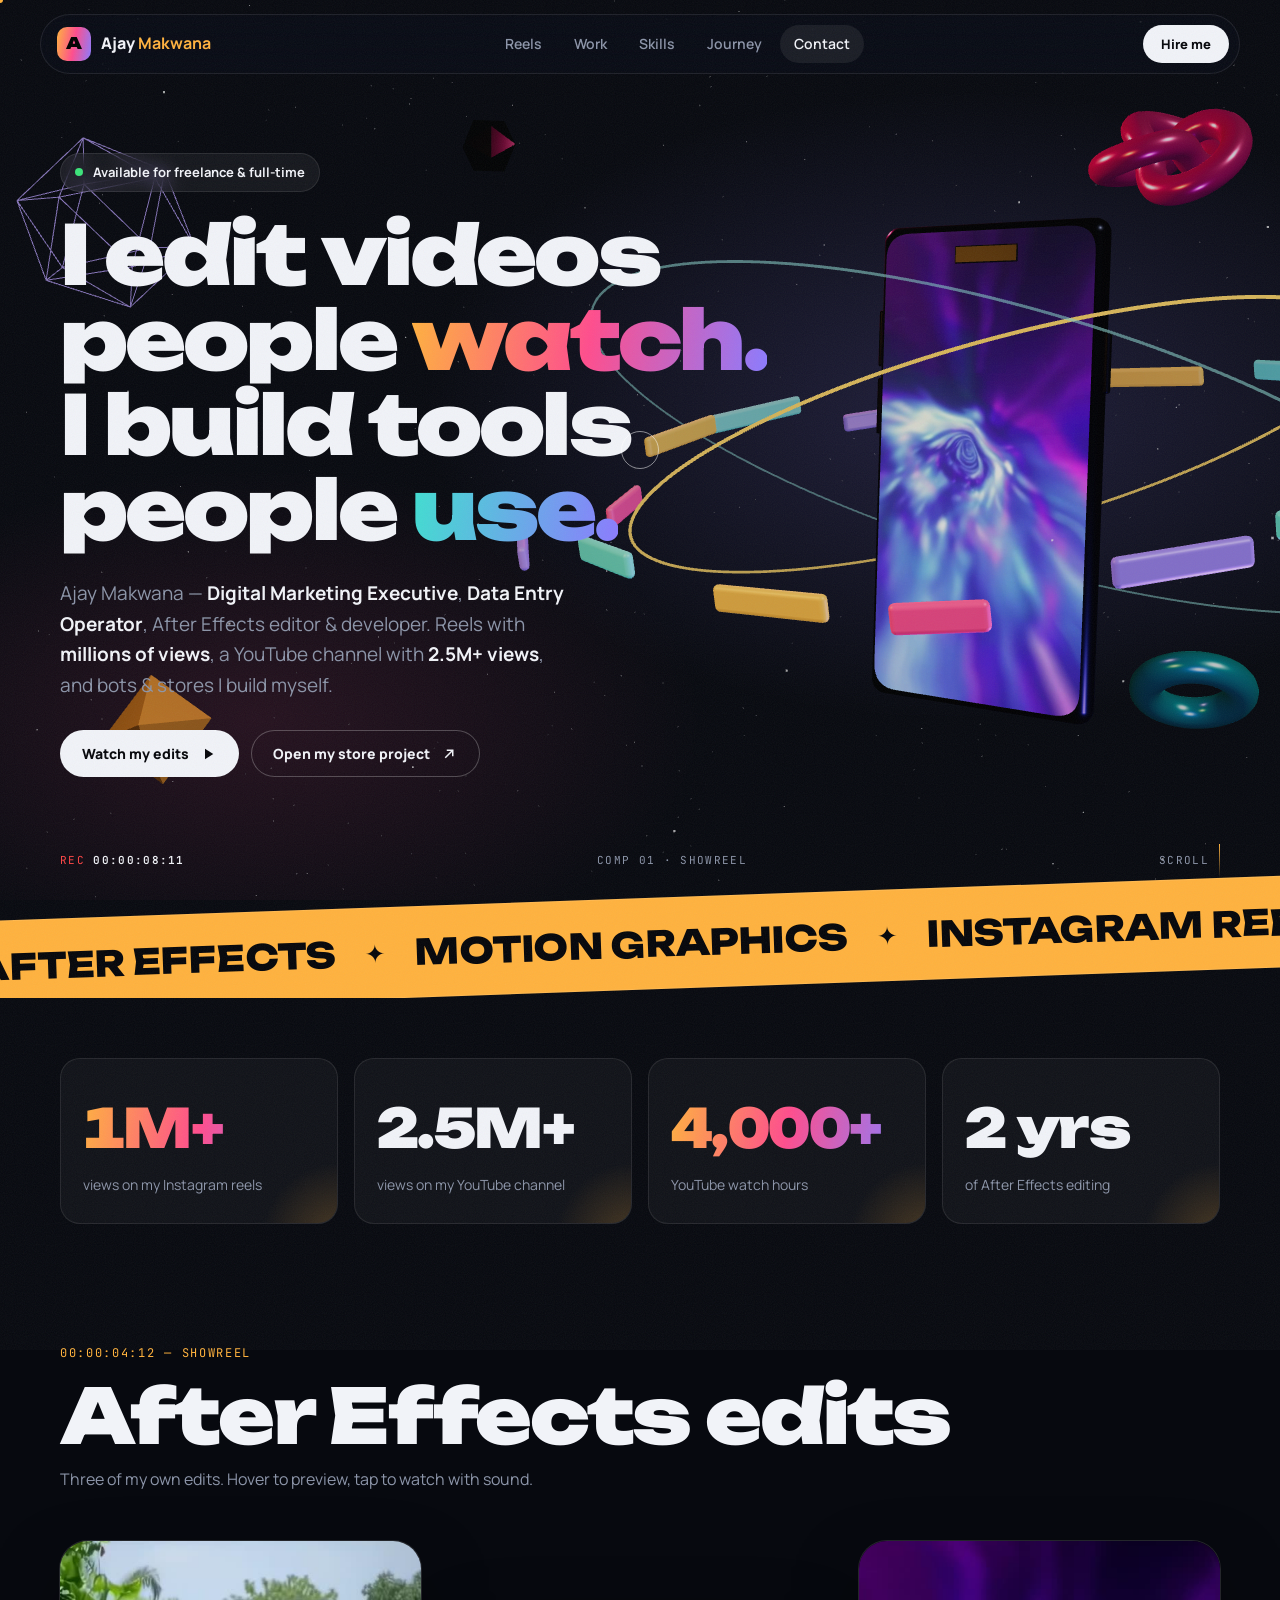
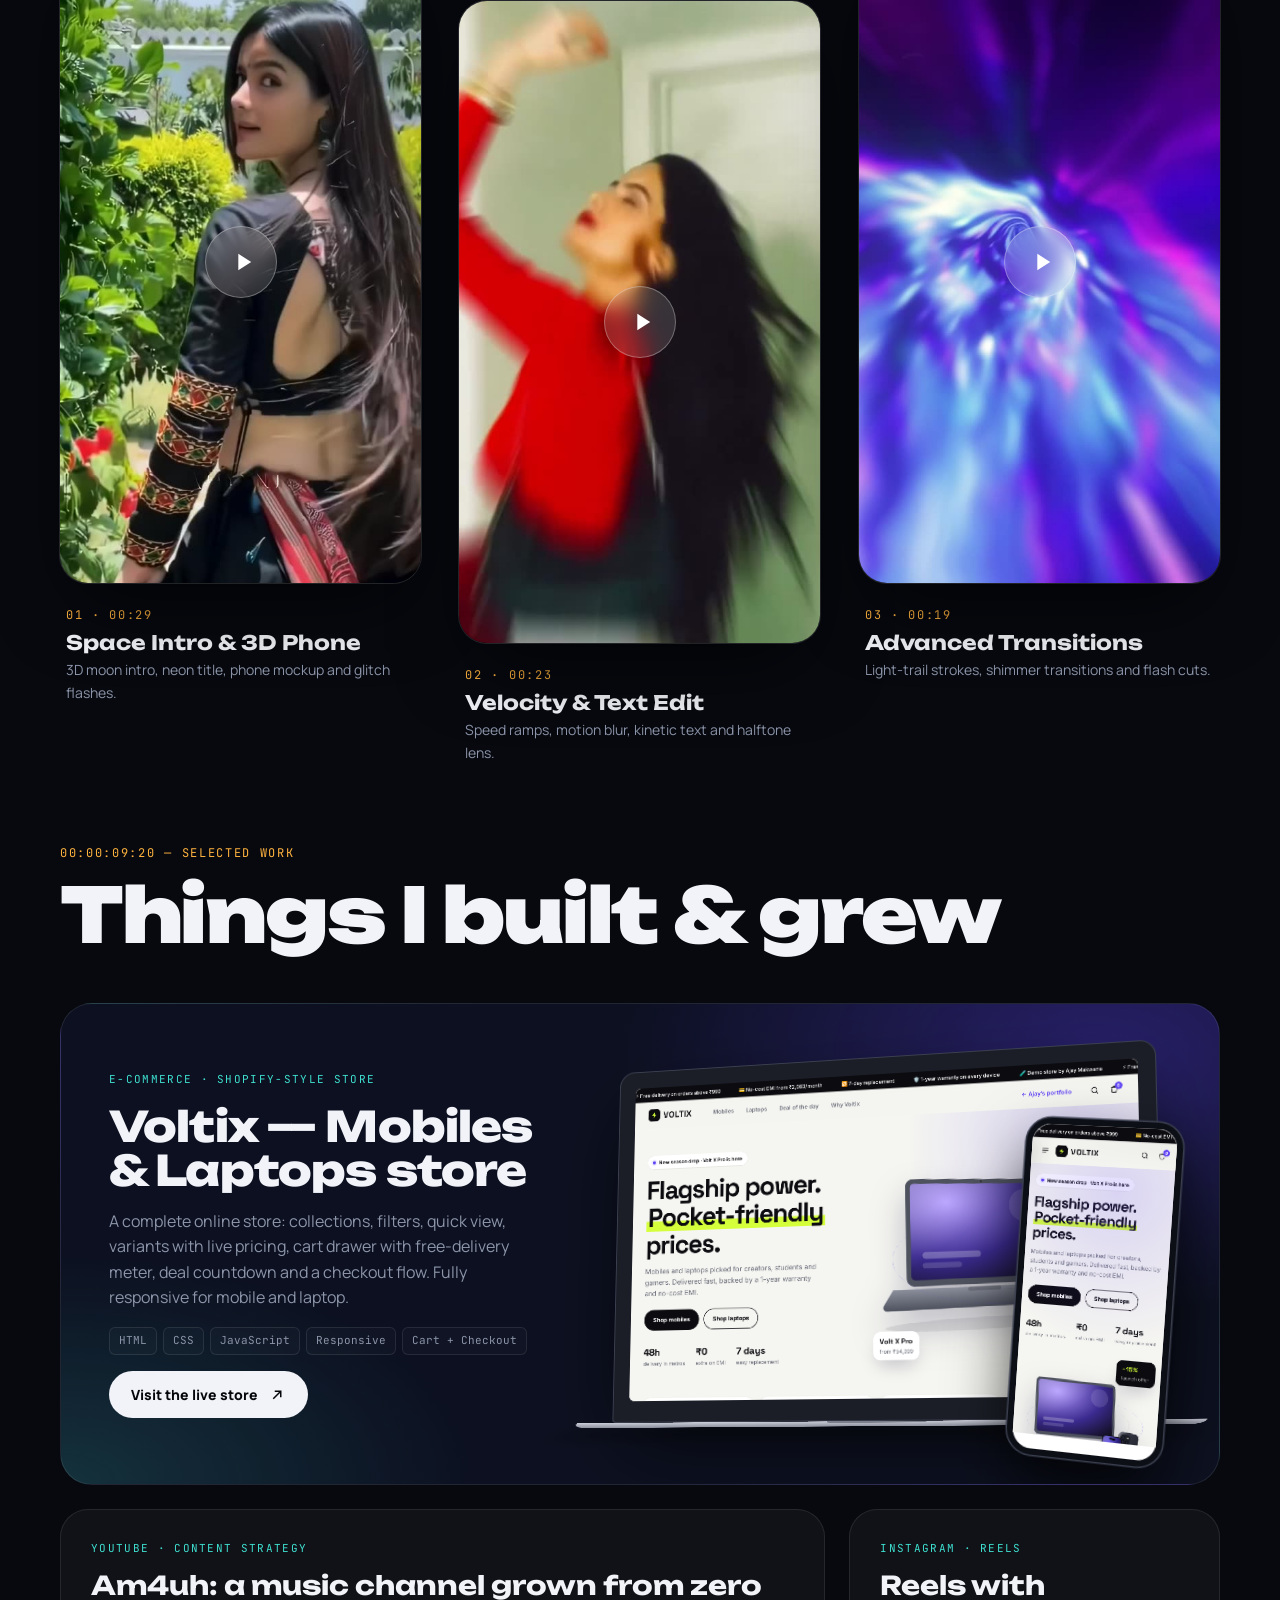
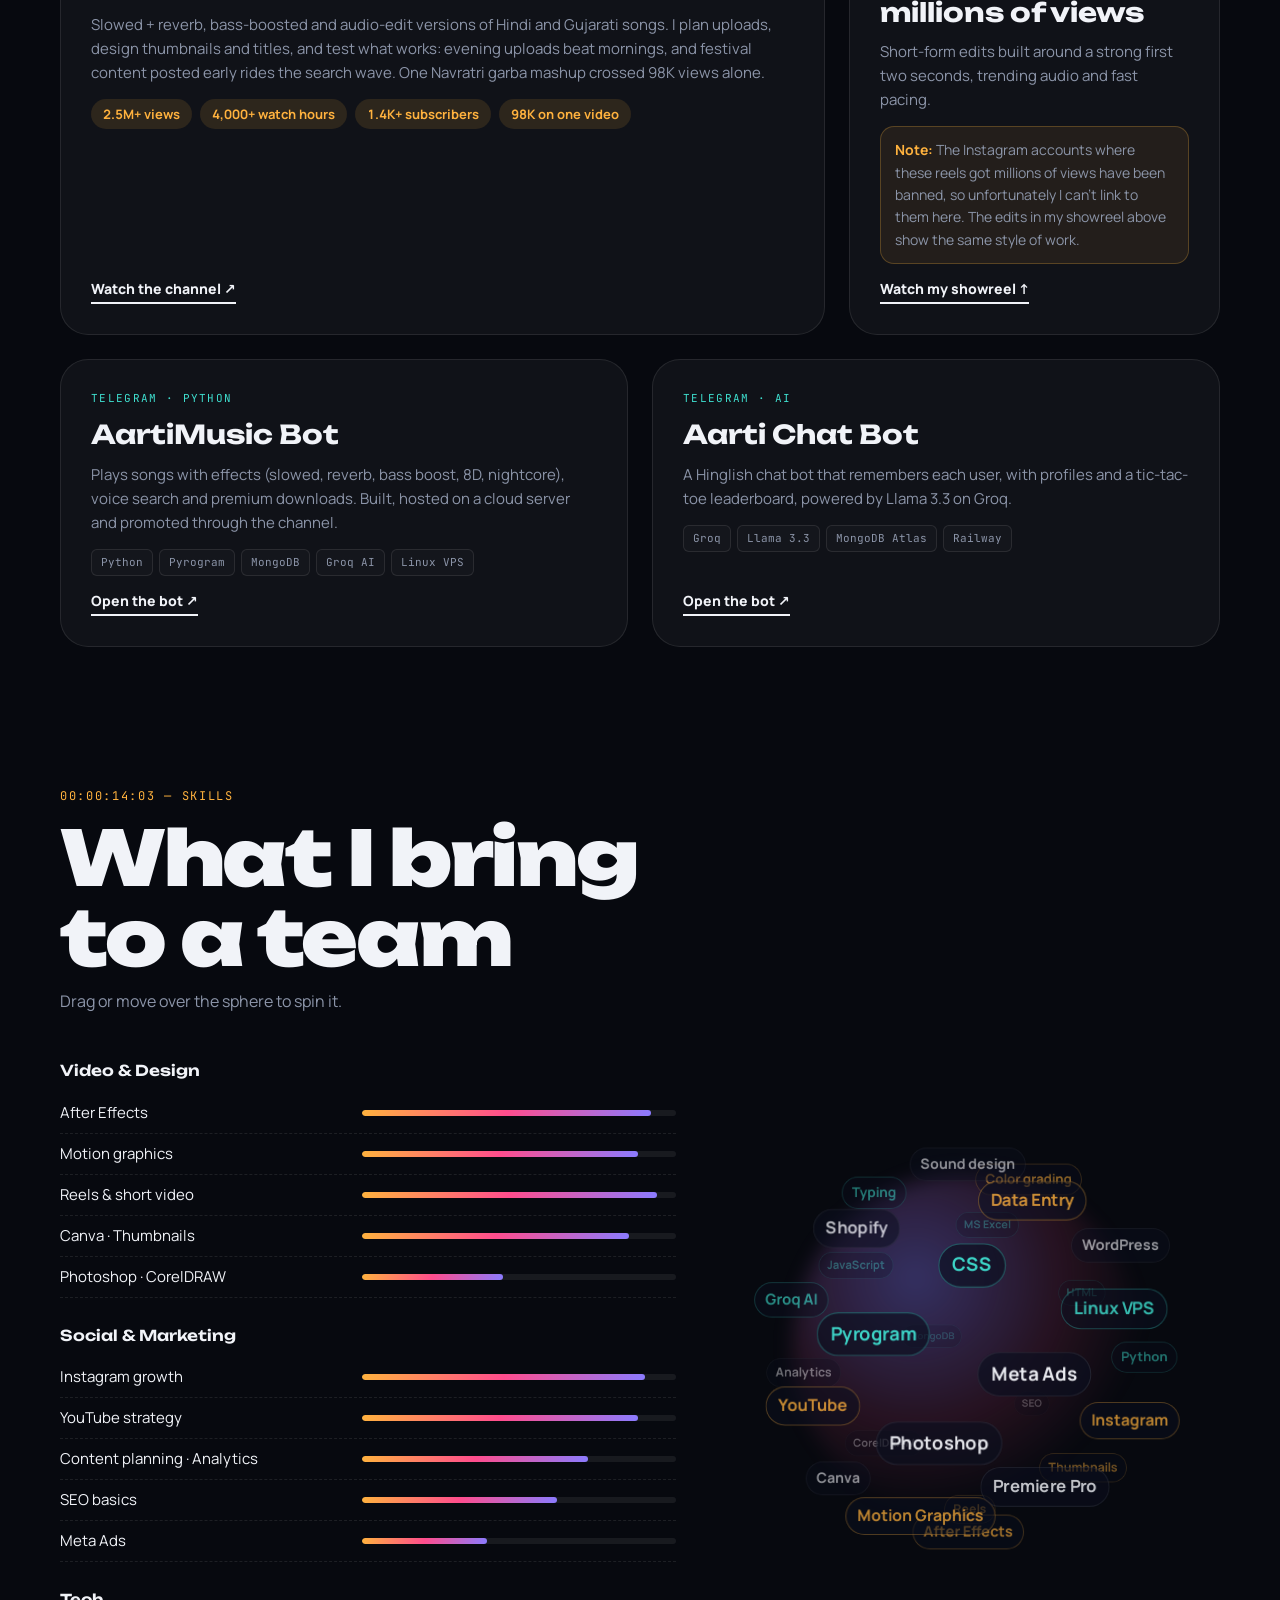
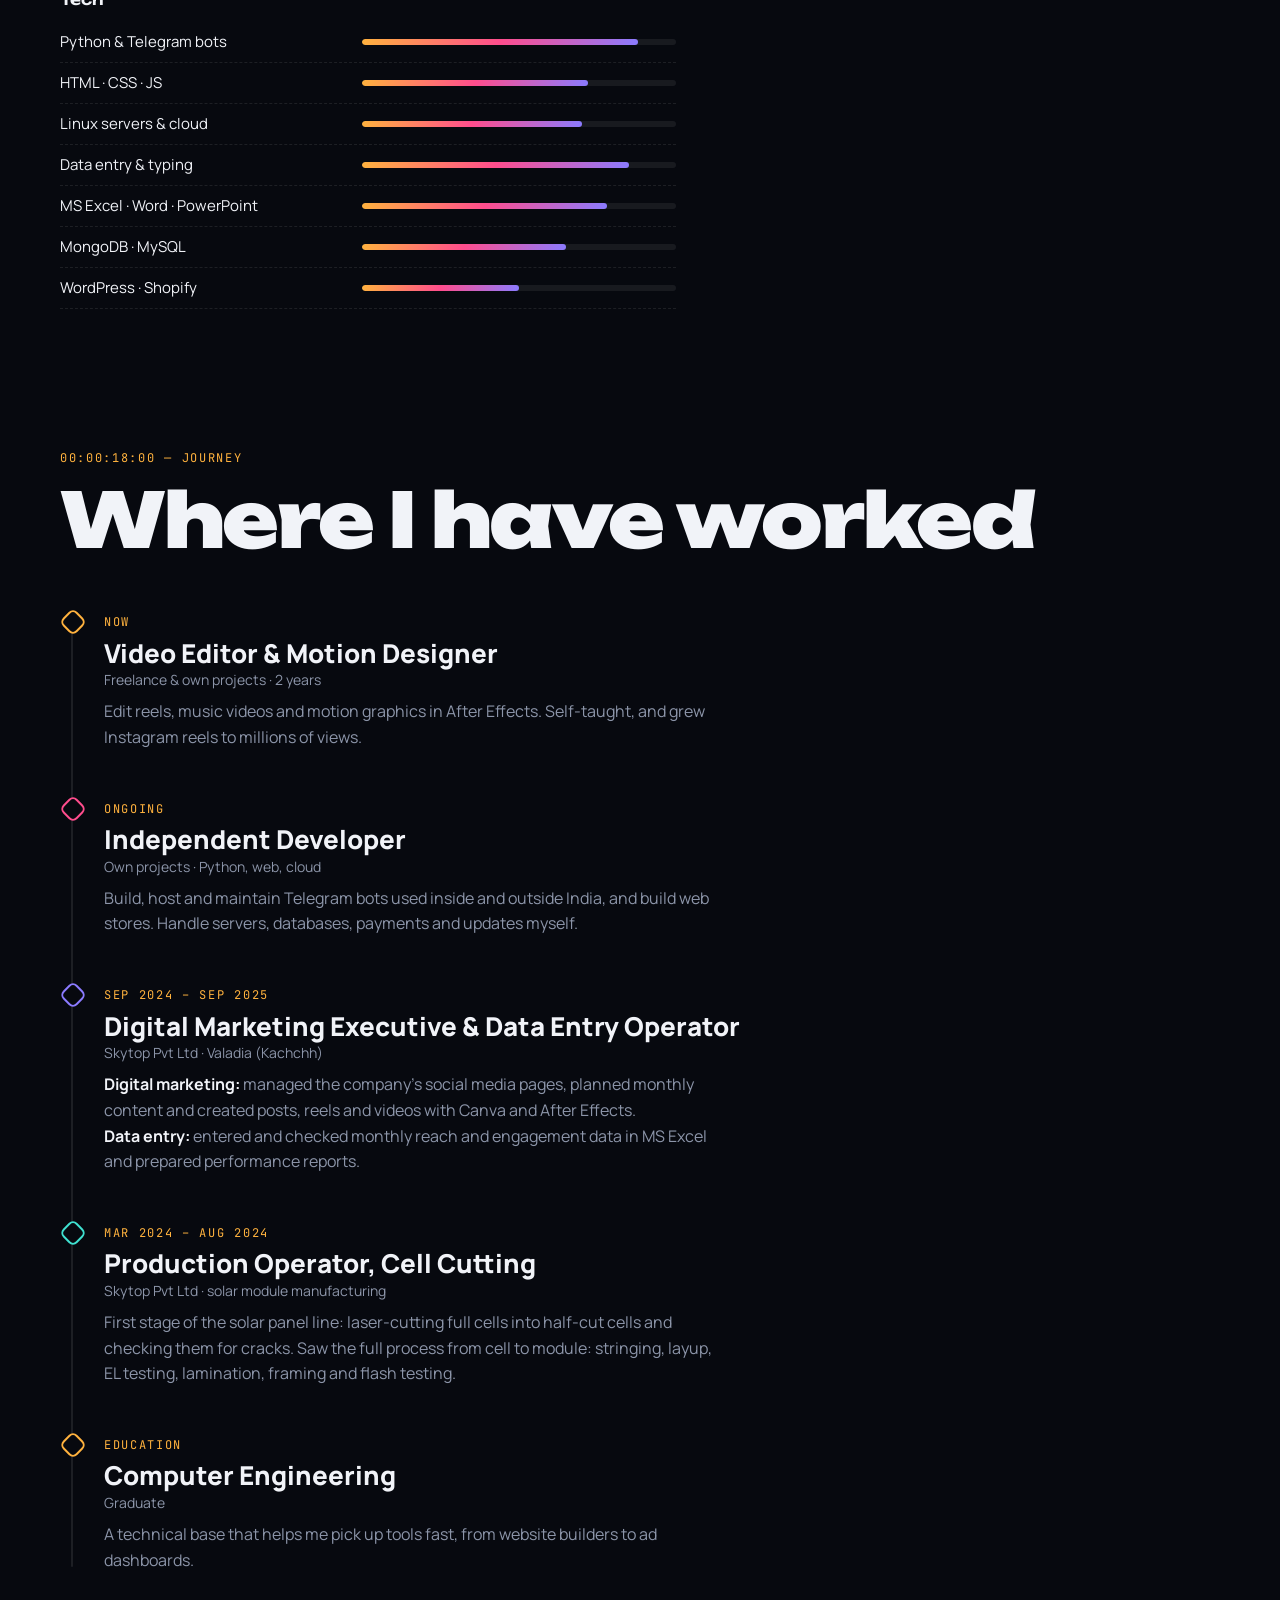
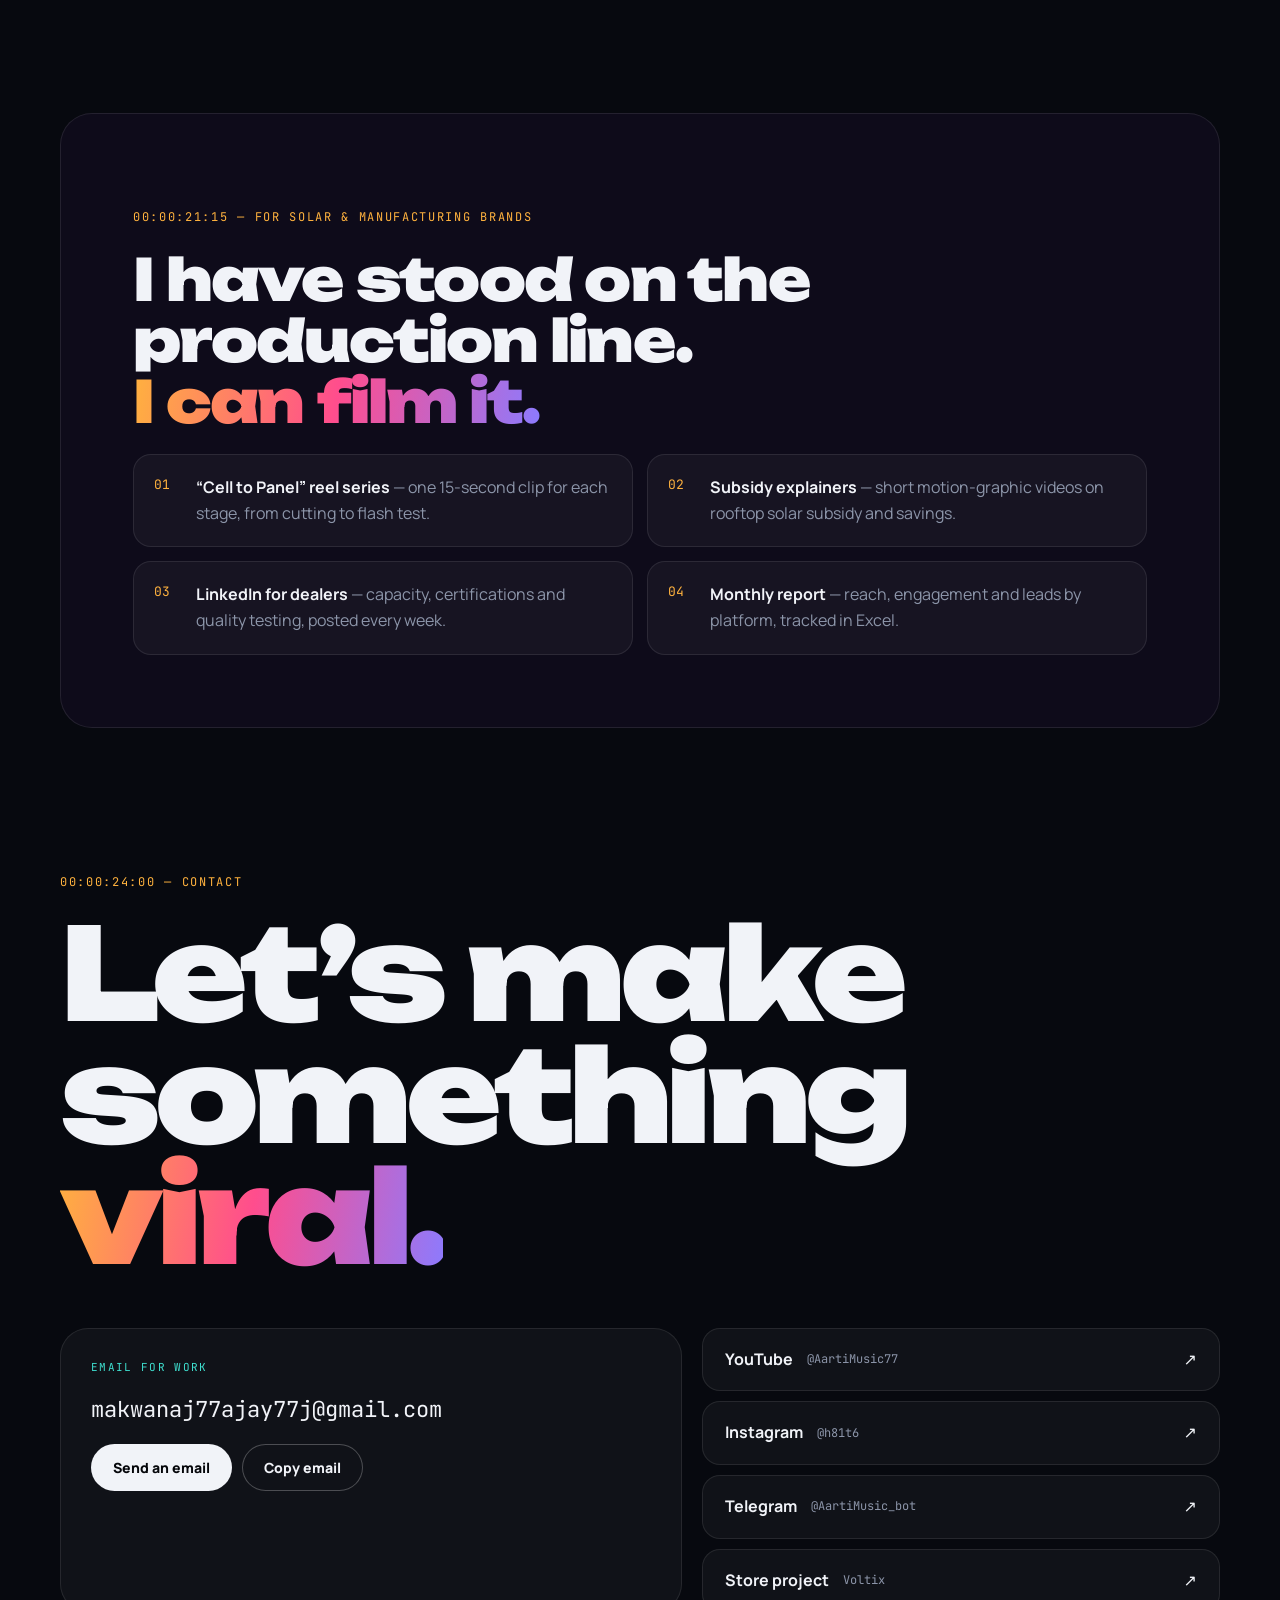
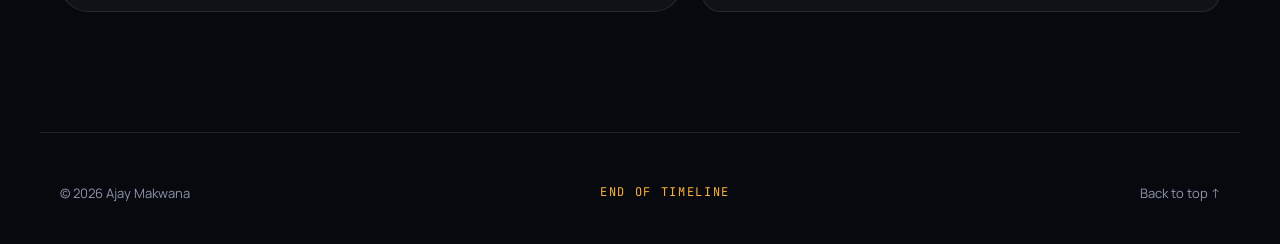
<file: index.html>
<!doctype html>
<html lang="en">
<head>
<meta charset="utf-8">
<meta name="viewport" content="width=device-width,initial-scale=1,viewport-fit=cover">
<title>Ajay Makwana — Video Editor, Motion Designer &amp; Developer</title>
<meta name="description" content="Ajay Makwana: Digital Marketing Executive, Data Entry Operator, After Effects video editor and developer. Reels with millions of views, a YouTube channel with 2.5M+ views, Telegram bots and e-commerce stores.">
<meta name="theme-color" content="#07090F">
<meta property="og:title" content="Ajay Makwana — Video Editor & Developer">
<meta property="og:description" content="After Effects edits, motion graphics, reels, Telegram bots and online stores.">
<meta property="og:image" content="assets/img/reel-transition.jpg">
<link rel="icon" href="data:image/svg+xml,%3Csvg xmlns='http://www.w3.org/2000/svg' viewBox='0 0 64 64'%3E%3Crect width='64' height='64' rx='16' fill='%2307090F'/%3E%3Cpath d='M18 46 30 16h4l12 30h-6l-3-8H27l-3 8z M29 33h6l-3-9z' fill='%23FFB23E'/%3E%3C/svg%3E">
<link rel="preconnect" href="https://fonts.googleapis.com">
<link rel="preconnect" href="https://fonts.gstatic.com" crossorigin>
<link rel="stylesheet" href="https://fonts.googleapis.com/css2?family=Unbounded:wght@400;600;800;900&family=Manrope:wght@400;500;600;700;800&family=JetBrains+Mono:wght@400;600&display=swap">
<link rel="stylesheet" href="assets/css/style.css">
<script type="importmap">{"imports":{"three":"./assets/js/vendor/three.module.min.js"}}</script>
</head>
<body class="is-loading">

<!-- ===== Loader: a render progress bar ===== -->
<div class="loader" id="loader" aria-hidden="true">
  <div class="loader-inner">
    <div class="loader-top"><span>AJAY_MAKWANA.aep</span><span>RENDER QUEUE</span></div>
    <div class="loader-tc" id="loader-tc">00:00:00:00</div>
    <div class="loader-bar"><i id="loader-bar"></i></div>
    <div class="loader-bottom"><span>H.264 · 1080×1920 · 30fps</span><span id="loader-pct">0%</span></div>
  </div>
</div>

<div class="grain" aria-hidden="true"></div>
<div class="cursor" aria-hidden="true"><div class="cursor-dot"></div><div class="cursor-ring"><span class="cursor-label"></span></div></div>
<div class="progress" aria-hidden="true"><i id="progress"></i></div>

<!-- ===== Navigation ===== -->
<header class="nav" id="nav">
  <a href="#home" class="logo" aria-label="Ajay Makwana, home">
    <span class="logo-mark">A</span><span class="logo-text">Ajay <b>Makwana</b></span>
  </a>
  <nav class="nav-links" aria-label="Main">
    <a href="#reels">Reels</a>
    <a href="#work">Work</a>
    <a href="#skills">Skills</a>
    <a href="#experience">Journey</a>
    <a href="#contact">Contact</a>
  </nav>
  <a href="#contact" class="btn btn-small magnetic nav-cta">Hire me</a>
  <button class="burger" id="burger" aria-label="Open menu" aria-expanded="false"><span></span><span></span></button>
</header>
<div class="menu" id="menu" aria-hidden="true">
  <a href="#reels">Reels</a><a href="#work">Work</a><a href="#skills">Skills</a><a href="#experience">Journey</a><a href="#contact">Contact</a>
</div>

<main>
<!-- ===== Hero with WebGL scene ===== -->
<section class="hero" id="home">
  <canvas id="scene" aria-hidden="true"></canvas>
  <div class="hero-fallback" aria-hidden="true"><div class="css-phone"><video src="assets/video/reel-transition.mp4" poster="assets/img/reel-transition.jpg" muted loop playsinline autoplay></video></div></div>
  <div class="hero-content">
    <div class="hero-eyebrow" data-reveal><span class="live-dot"></span> Available for freelance &amp; full-time</div>
    <h1 class="hero-title">
      <span class="line"><span class="word">I edit</span> <span class="word">videos</span></span>
      <span class="line"><span class="word">people</span> <span class="word grad">watch.</span></span>
      <span class="line"><span class="word">I build</span> <span class="word">tools</span></span>
      <span class="line"><span class="word">people</span> <span class="word grad2">use.</span></span>
    </h1>
    <p class="hero-sub" data-reveal>Ajay Makwana — <b>Digital Marketing Executive</b>, <b>Data Entry Operator</b>, After Effects editor &amp; developer. Reels with <b>millions of views</b>, a YouTube channel with <b>2.5M+ views</b>, and bots &amp; stores I build myself.</p>
    <div class="hero-actions" data-reveal>
      <a href="#reels" class="btn magnetic"><span>Watch my edits</span><svg viewBox="0 0 24 24" aria-hidden="true"><path d="M8 5v14l11-7z"/></svg></a>
      <a href="store/" class="btn btn-ghost magnetic"><span>Open my store project</span><svg viewBox="0 0 24 24" aria-hidden="true"><path d="M7 17 17 7M9 7h8v8" fill="none" stroke="currentColor" stroke-width="2"/></svg></a>
    </div>
  </div>
  <div class="hero-hud" aria-hidden="true">
    <div><span>REC</span> <b id="hud-tc">00:00:00:00</b></div>
    <div>COMP 01 · SHOWREEL</div>
    <div class="scroll-hint">SCROLL <i></i></div>
  </div>
</section>

<!-- ===== Marquee ===== -->
<div class="marquee-wrap"><div class="marquee" aria-hidden="true">
  <div class="marquee-track">
    <span>After Effects</span><i>✦</i><span>Motion Graphics</span><i>✦</i><span>Instagram Reels</span><i>✦</i><span>YouTube Growth</span><i>✦</i><span>Python Bots</span><i>✦</i><span>E-commerce Stores</span><i>✦</i>
    <span>After Effects</span><i>✦</i><span>Motion Graphics</span><i>✦</i><span>Instagram Reels</span><i>✦</i><span>YouTube Growth</span><i>✦</i><span>Python Bots</span><i>✦</i><span>E-commerce Stores</span><i>✦</i>
  </div>
</div></div>

<!-- ===== Stats ===== -->
<section class="stats-sec">
  <div class="wrap stats">
    <div class="stat" data-reveal><strong><span data-count="1" data-suffix="M+">0</span></strong><span>views on my Instagram reels</span></div>
    <div class="stat" data-reveal><strong><span data-count="2.5" data-suffix="M+">0</span></strong><span>views on my YouTube channel</span></div>
    <div class="stat" data-reveal><strong><span data-count="4000" data-suffix="+">0</span></strong><span>YouTube watch hours</span></div>
    <div class="stat" data-reveal><strong><span data-count="2" data-suffix=" yrs">0</span></strong><span>of After Effects editing</span></div>
  </div>
</section>

<!-- ===== Reels ===== -->
<section class="sec" id="reels">
  <div class="wrap">
    <div class="sec-head">
      <span class="tc" data-reveal>00:00:04:12 — Showreel</span>
      <h2 class="sec-title" data-reveal>After Effects edits</h2>
      <p class="sec-sub" data-reveal>Three of my own edits. Hover to preview, tap to watch with sound.</p>
    </div>
    <div class="reels">
      <article class="reel" data-reveal data-video="assets/video/reel-space.mp4" data-title="Space Intro · Phone Mockup" tabindex="0" role="button" aria-label="Play Space Intro edit">
        <div class="reel-3d tilt">
          <div class="reel-frame">
            <video src="assets/video/reel-space.mp4" poster="assets/img/reel-space.jpg" muted loop playsinline preload="metadata"></video>
            <div class="reel-glare"></div>
            <div class="reel-play"><svg viewBox="0 0 24 24"><path d="M8 5v14l11-7z"/></svg></div>
          </div>
        </div>
        <div class="reel-meta"><span class="tc">01 · 00:29</span><h3>Space Intro &amp; 3D Phone</h3><p>3D moon intro, neon title, phone mockup and glitch flashes.</p></div>
      </article>
      <article class="reel" data-reveal data-video="assets/video/reel-velocity.mp4" data-title="Velocity · Smooth Edit" tabindex="0" role="button" aria-label="Play Velocity edit">
        <div class="reel-3d tilt">
          <div class="reel-frame">
            <video src="assets/video/reel-velocity.mp4" poster="assets/img/reel-velocity.jpg" muted loop playsinline preload="metadata"></video>
            <div class="reel-glare"></div>
            <div class="reel-play"><svg viewBox="0 0 24 24"><path d="M8 5v14l11-7z"/></svg></div>
          </div>
        </div>
        <div class="reel-meta"><span class="tc">02 · 00:23</span><h3>Velocity &amp; Text Edit</h3><p>Speed ramps, motion blur, kinetic text and halftone lens.</p></div>
      </article>
      <article class="reel" data-reveal data-video="assets/video/reel-transition.mp4" data-title="Advanced Transition Edit" tabindex="0" role="button" aria-label="Play Advanced Transition edit">
        <div class="reel-3d tilt">
          <div class="reel-frame">
            <video src="assets/video/reel-transition.mp4" poster="assets/img/reel-transition.jpg" muted loop playsinline preload="metadata"></video>
            <div class="reel-glare"></div>
            <div class="reel-play"><svg viewBox="0 0 24 24"><path d="M8 5v14l11-7z"/></svg></div>
          </div>
        </div>
        <div class="reel-meta"><span class="tc">03 · 00:19</span><h3>Advanced Transitions</h3><p>Light-trail strokes, shimmer transitions and flash cuts.</p></div>
      </article>
    </div>
  </div>
</section>

<!-- ===== Work ===== -->
<section class="sec" id="work">
  <div class="wrap">
    <div class="sec-head">
      <span class="tc" data-reveal>00:00:09:20 — Selected work</span>
      <h2 class="sec-title" data-reveal>Things I built &amp; grew</h2>
    </div>

    <!-- Store project: 3D laptop + phone mockups with the live site inside -->
    <a href="store/" class="store-show" data-reveal data-cursor="Open store" aria-label="Open Voltix, the mobile and laptop store I built">
      <div class="store-info">
        <span class="tag">E-commerce · Shopify-style store</span>
        <h3>Voltix — Mobiles &amp; Laptops store</h3>
        <p>A complete online store: collections, filters, quick view, variants with live pricing, cart drawer with free-delivery meter, deal countdown and a checkout flow. Fully responsive for mobile and laptop.</p>
        <div class="stack"><span>HTML</span><span>CSS</span><span>JavaScript</span><span>Responsive</span><span>Cart + Checkout</span></div>
        <span class="btn magnetic">Visit the live store <svg viewBox="0 0 24 24" aria-hidden="true"><path d="M7 17 17 7M9 7h8v8" fill="none" stroke="currentColor" stroke-width="2"/></svg></span>
      </div>
      <div class="devices">
        <div class="laptop">
          <div class="laptop-lid"><div class="laptop-screen"><iframe src="store/?preview=1" title="Voltix store preview on laptop" loading="lazy" tabindex="-1" aria-hidden="true"></iframe></div></div>
          <div class="laptop-base"></div>
        </div>
        <div class="mini-phone"><div class="mini-phone-screen"><iframe src="store/?preview=1" title="Voltix store preview on phone" loading="lazy" tabindex="-1" aria-hidden="true"></iframe></div></div>
      </div>
    </a>

    <div class="work-grid">
      <article class="card card-yt tilt-soft" data-reveal>
        <div class="card-glow"></div>
        <span class="tag">YouTube · Content strategy</span>
        <h3>Am4uh: a music channel grown from zero</h3>
        <p>Slowed + reverb, bass-boosted and audio-edit versions of Hindi and Gujarati songs. I plan uploads, design thumbnails and titles, and test what works: evening uploads beat mornings, and festival content posted early rides the search wave. One Navratri garba mashup crossed 98K views alone.</p>
        <div class="kpis"><span class="kpi">2.5M+ views</span><span class="kpi">4,000+ watch hours</span><span class="kpi">1.4K+ subscribers</span><span class="kpi">98K on one video</span></div>
        <a class="link" href="https://www.youtube.com/@AartiMusic77" target="_blank" rel="noopener">Watch the channel ↗</a>
      </article>
      <article class="card card-ig tilt-soft" data-reveal>
        <div class="card-glow"></div>
        <span class="tag">Instagram · Reels</span>
        <h3>Reels with millions of views</h3>
        <p>Short-form edits built around a strong first two seconds, trending audio and fast pacing.</p>
        <p class="note"><b>Note:</b> The Instagram accounts where these reels got millions of views have been banned, so unfortunately I can’t link to them here. The edits in my showreel above show the same style of work.</p>
        <a class="link" href="#reels">Watch my showreel ↑</a>
      </article>
      <article class="card tilt-soft" data-reveal>
        <div class="card-glow"></div>
        <span class="tag">Telegram · Python</span>
        <h3>AartiMusic Bot</h3>
        <p>Plays songs with effects (slowed, reverb, bass boost, 8D, nightcore), voice search and premium downloads. Built, hosted on a cloud server and promoted through the channel.</p>
        <div class="stack"><span>Python</span><span>Pyrogram</span><span>MongoDB</span><span>Groq AI</span><span>Linux VPS</span></div>
        <a class="link" href="https://t.me/AartiMusic_bot" target="_blank" rel="noopener">Open the bot ↗</a>
      </article>
      <article class="card tilt-soft" data-reveal>
        <div class="card-glow"></div>
        <span class="tag">Telegram · AI</span>
        <h3>Aarti Chat Bot</h3>
        <p>A Hinglish chat bot that remembers each user, with profiles and a tic-tac-toe leaderboard, powered by Llama 3.3 on Groq.</p>
        <div class="stack"><span>Groq</span><span>Llama 3.3</span><span>MongoDB Atlas</span><span>Railway</span></div>
        <a class="link" href="https://t.me/Aartigc_bot" target="_blank" rel="noopener">Open the bot ↗</a>
      </article>
    </div>
  </div>
</section>

<!-- ===== Skills ===== -->
<section class="sec" id="skills">
  <div class="wrap skills-wrap">
    <div>
      <div class="sec-head">
        <span class="tc" data-reveal>00:00:14:03 — Skills</span>
        <h2 class="sec-title" data-reveal>What I bring to a team</h2>
        <p class="sec-sub" data-reveal>Drag or move over the sphere to spin it.</p>
      </div>
      <div class="skill-groups">
        <div class="sg" data-reveal><h3>Video &amp; Design</h3>
          <div class="bar-row"><span>After Effects</span><i style="--v:92%"></i></div>
          <div class="bar-row"><span>Motion graphics</span><i style="--v:88%"></i></div>
          <div class="bar-row"><span>Reels &amp; short video</span><i style="--v:94%"></i></div>
          <div class="bar-row"><span>Canva · Thumbnails</span><i style="--v:85%"></i></div>
          <div class="bar-row"><span>Photoshop · CorelDRAW</span><i style="--v:45%"></i></div>
        </div>
        <div class="sg" data-reveal><h3>Social &amp; Marketing</h3>
          <div class="bar-row"><span>Instagram growth</span><i style="--v:90%"></i></div>
          <div class="bar-row"><span>YouTube strategy</span><i style="--v:88%"></i></div>
          <div class="bar-row"><span>Content planning · Analytics</span><i style="--v:72%"></i></div>
          <div class="bar-row"><span>SEO basics</span><i style="--v:62%"></i></div>
          <div class="bar-row"><span>Meta Ads</span><i style="--v:40%"></i></div>
        </div>
        <div class="sg" data-reveal><h3>Tech</h3>
          <div class="bar-row"><span>Python &amp; Telegram bots</span><i style="--v:88%"></i></div>
          <div class="bar-row"><span>HTML · CSS · JS</span><i style="--v:72%"></i></div>
          <div class="bar-row"><span>Linux servers &amp; cloud</span><i style="--v:70%"></i></div>
          <div class="bar-row"><span>Data entry &amp; typing</span><i style="--v:85%"></i></div>
          <div class="bar-row"><span>MS Excel · Word · PowerPoint</span><i style="--v:78%"></i></div>
          <div class="bar-row"><span>MongoDB · MySQL</span><i style="--v:65%"></i></div>
          <div class="bar-row"><span>WordPress · Shopify</span><i style="--v:50%"></i></div>
        </div>
      </div>
    </div>
    <div class="sphere-box" data-reveal>
      <div class="sphere" id="sphere" aria-label="Skills: After Effects, Premiere, Motion Graphics, Reels, Canva, Photoshop, Instagram, YouTube, SEO, Meta Ads, Python, Pyrogram, MongoDB, Linux, Groq AI, HTML, CSS, JavaScript, WordPress, Shopify, Excel, Data Entry, Typing"></div>
    </div>
  </div>
</section>

<!-- ===== Experience ===== -->
<section class="sec" id="experience">
  <div class="wrap">
    <div class="sec-head">
      <span class="tc" data-reveal>00:00:18:00 — Journey</span>
      <h2 class="sec-title" data-reveal>Where I have worked</h2>
    </div>
    <div class="timeline" id="timeline">
      <div class="tl-line"><i id="tl-fill"></i></div>
      <div class="tl-item" data-reveal><div class="tl-dot"></div>
        <span class="tc">Now</span><h3>Video Editor &amp; Motion Designer</h3><div class="where">Freelance &amp; own projects · 2 years</div>
        <p>Edit reels, music videos and motion graphics in After Effects. Self-taught, and grew Instagram reels to millions of views.</p></div>
      <div class="tl-item" data-reveal><div class="tl-dot"></div>
        <span class="tc">Ongoing</span><h3>Independent Developer</h3><div class="where">Own projects · Python, web, cloud</div>
        <p>Build, host and maintain Telegram bots used inside and outside India, and build web stores. Handle servers, databases, payments and updates myself.</p></div>
      <div class="tl-item" data-reveal><div class="tl-dot"></div>
        <span class="tc">Sep 2024 – Sep 2025</span><h3>Digital Marketing Executive &amp; Data Entry Operator</h3><div class="where">Skytop Pvt Ltd · Valadia (Kachchh)</div>
        <p><b>Digital marketing:</b> managed the company’s social media pages, planned monthly content and created posts, reels and videos with Canva and After Effects.<br><b>Data entry:</b> entered and checked monthly reach and engagement data in MS Excel and prepared performance reports.</p></div>
      <div class="tl-item" data-reveal><div class="tl-dot"></div>
        <span class="tc">Mar 2024 – Aug 2024</span><h3>Production Operator, Cell Cutting</h3><div class="where">Skytop Pvt Ltd · solar module manufacturing</div>
        <p>First stage of the solar panel line: laser-cutting full cells into half-cut cells and checking them for cracks. Saw the full process from cell to module: stringing, layup, EL testing, lamination, framing and flash testing.</p></div>
      <div class="tl-item" data-reveal><div class="tl-dot"></div>
        <span class="tc">Education</span><h3>Computer Engineering</h3><div class="where">Graduate</div>
        <p>A technical base that helps me pick up tools fast, from website builders to ad dashboards.</p></div>
    </div>
  </div>
</section>

<!-- ===== Pitch ===== -->
<section class="sec">
  <div class="wrap">
    <div class="pitch" data-reveal>
      <div class="pitch-bg" aria-hidden="true"></div>
      <span class="tc">00:00:21:15 — For solar &amp; manufacturing brands</span>
      <h2>I have stood on the production line.<br><span class="grad">I can film it.</span></h2>
      <ol>
        <li><b>“Cell to Panel” reel series</b> — one 15-second clip for each stage, from cutting to flash test.</li>
        <li><b>Subsidy explainers</b> — short motion-graphic videos on rooftop solar subsidy and savings.</li>
        <li><b>LinkedIn for dealers</b> — capacity, certifications and quality testing, posted every week.</li>
        <li><b>Monthly report</b> — reach, engagement and leads by platform, tracked in Excel.</li>
      </ol>
    </div>
  </div>
</section>

<!-- ===== Contact ===== -->
<section class="sec contact-sec" id="contact">
  <div class="wrap">
    <span class="tc" data-reveal>00:00:24:00 — Contact</span>
    <h2 class="big-cta" data-reveal>Let’s make<br>something <span class="grad">viral.</span></h2>
    <div class="contact">
      <div class="mail" data-reveal>
        <span class="tag">Email for work</span>
        <span class="addr" id="addr">makwanaj77ajay77j@gmail.com</span>
        <div class="mail-actions">
          <a class="btn magnetic" href="mailto:makwanaj77ajay77j@gmail.com">Send an email</a>
          <button class="btn btn-ghost magnetic" id="copy-btn" type="button">Copy email</button>
        </div>
      </div>
      <div class="socials" data-reveal>
        <a class="soc" href="https://www.youtube.com/@AartiMusic77" target="_blank" rel="noopener"><b>YouTube</b><span>@AartiMusic77</span><i>↗</i></a>
        <a class="soc" href="https://www.instagram.com/h81t6/" target="_blank" rel="noopener"><b>Instagram</b><span>@h81t6</span><i>↗</i></a>
        <a class="soc" href="https://t.me/AartiMusic_bot" target="_blank" rel="noopener"><b>Telegram</b><span>@AartiMusic_bot</span><i>↗</i></a>
        <a class="soc" href="store/"><b>Store project</b><span>Voltix</span><i>↗</i></a>
      </div>
    </div>
  </div>
</section>
</main>

<footer class="foot wrap">
  <span>© 2026 Ajay Makwana</span>
  <span class="tc">END OF TIMELINE</span>
  <a href="#home">Back to top ↑</a>
</footer>

<!-- ===== Video lightbox ===== -->
<div class="lightbox" id="lightbox" role="dialog" aria-modal="true" aria-label="Video player" hidden>
  <button class="lb-close" id="lb-close" aria-label="Close video">✕</button>
  <div class="lb-inner">
    <video id="lb-video" controls playsinline></video>
    <div class="lb-title" id="lb-title"></div>
  </div>
</div>

<script type="module" src="assets/js/main.js"></script>
</body>
</html>
</file>
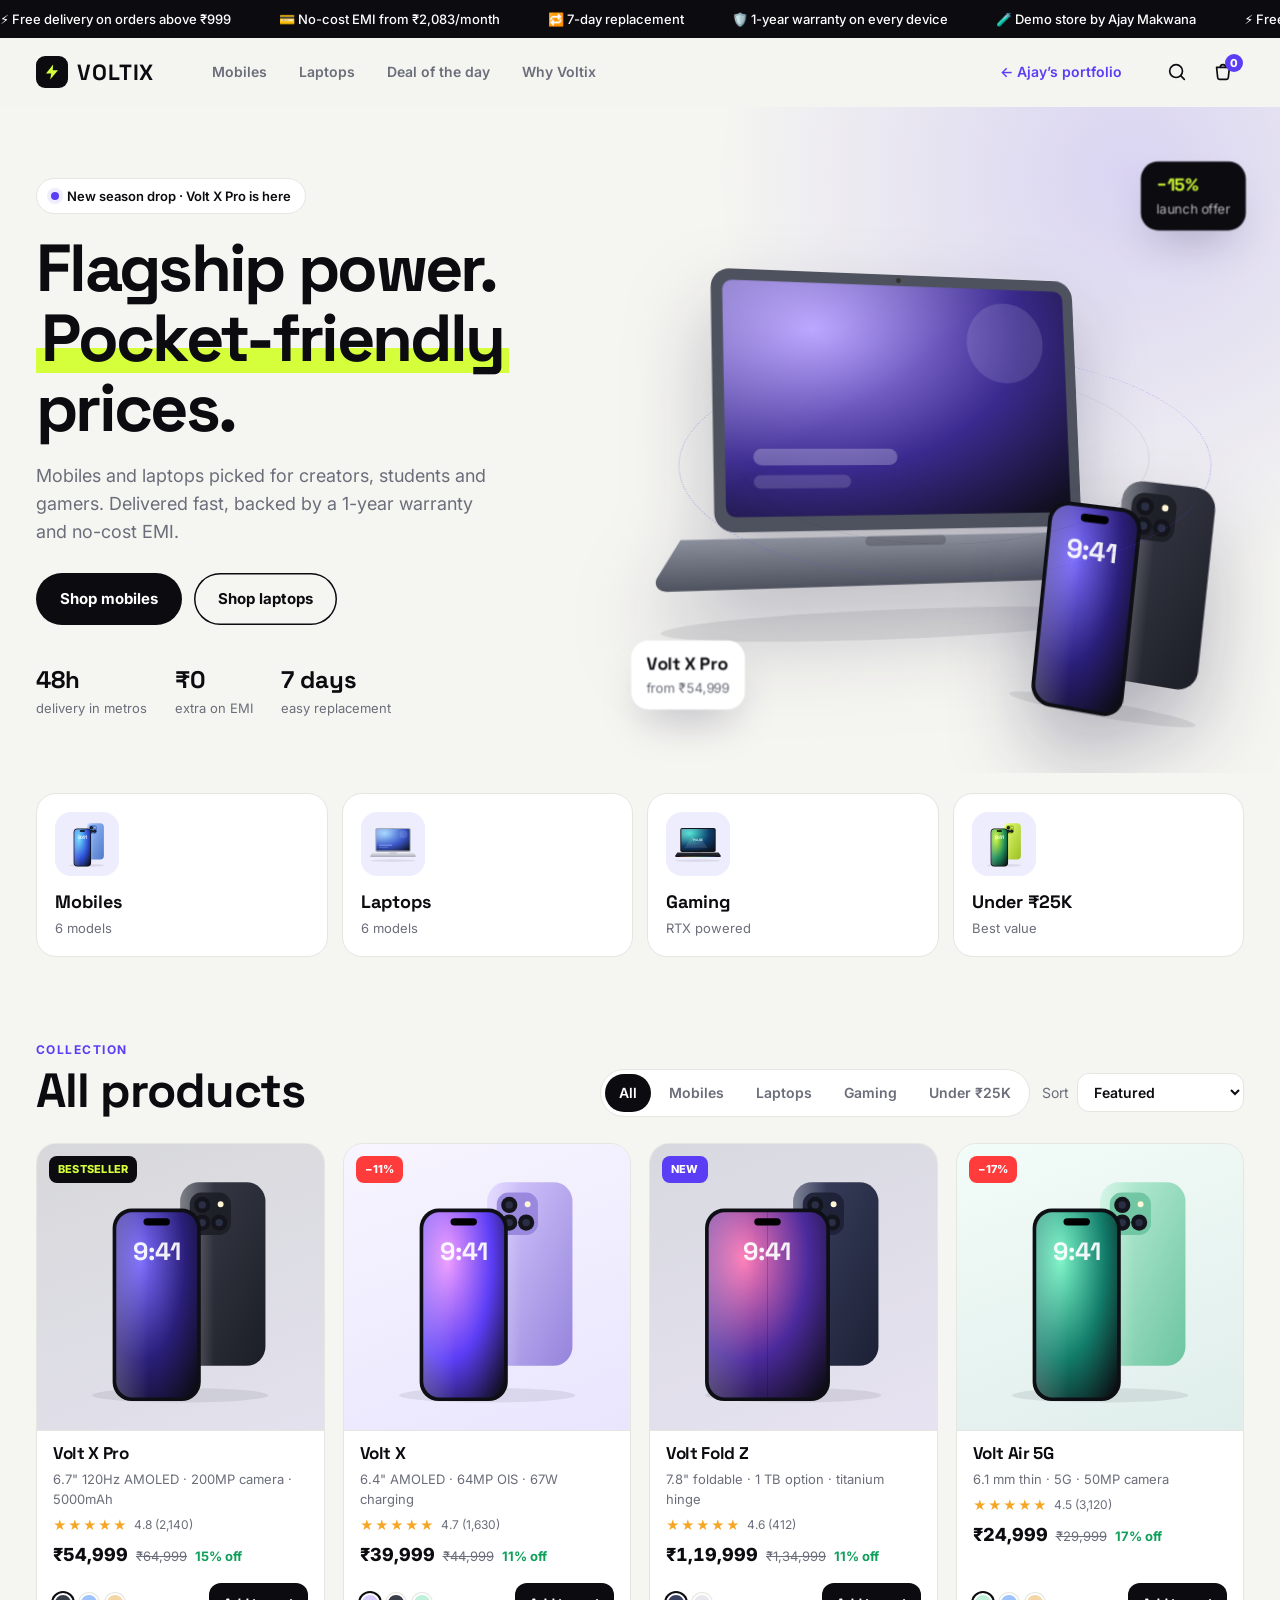
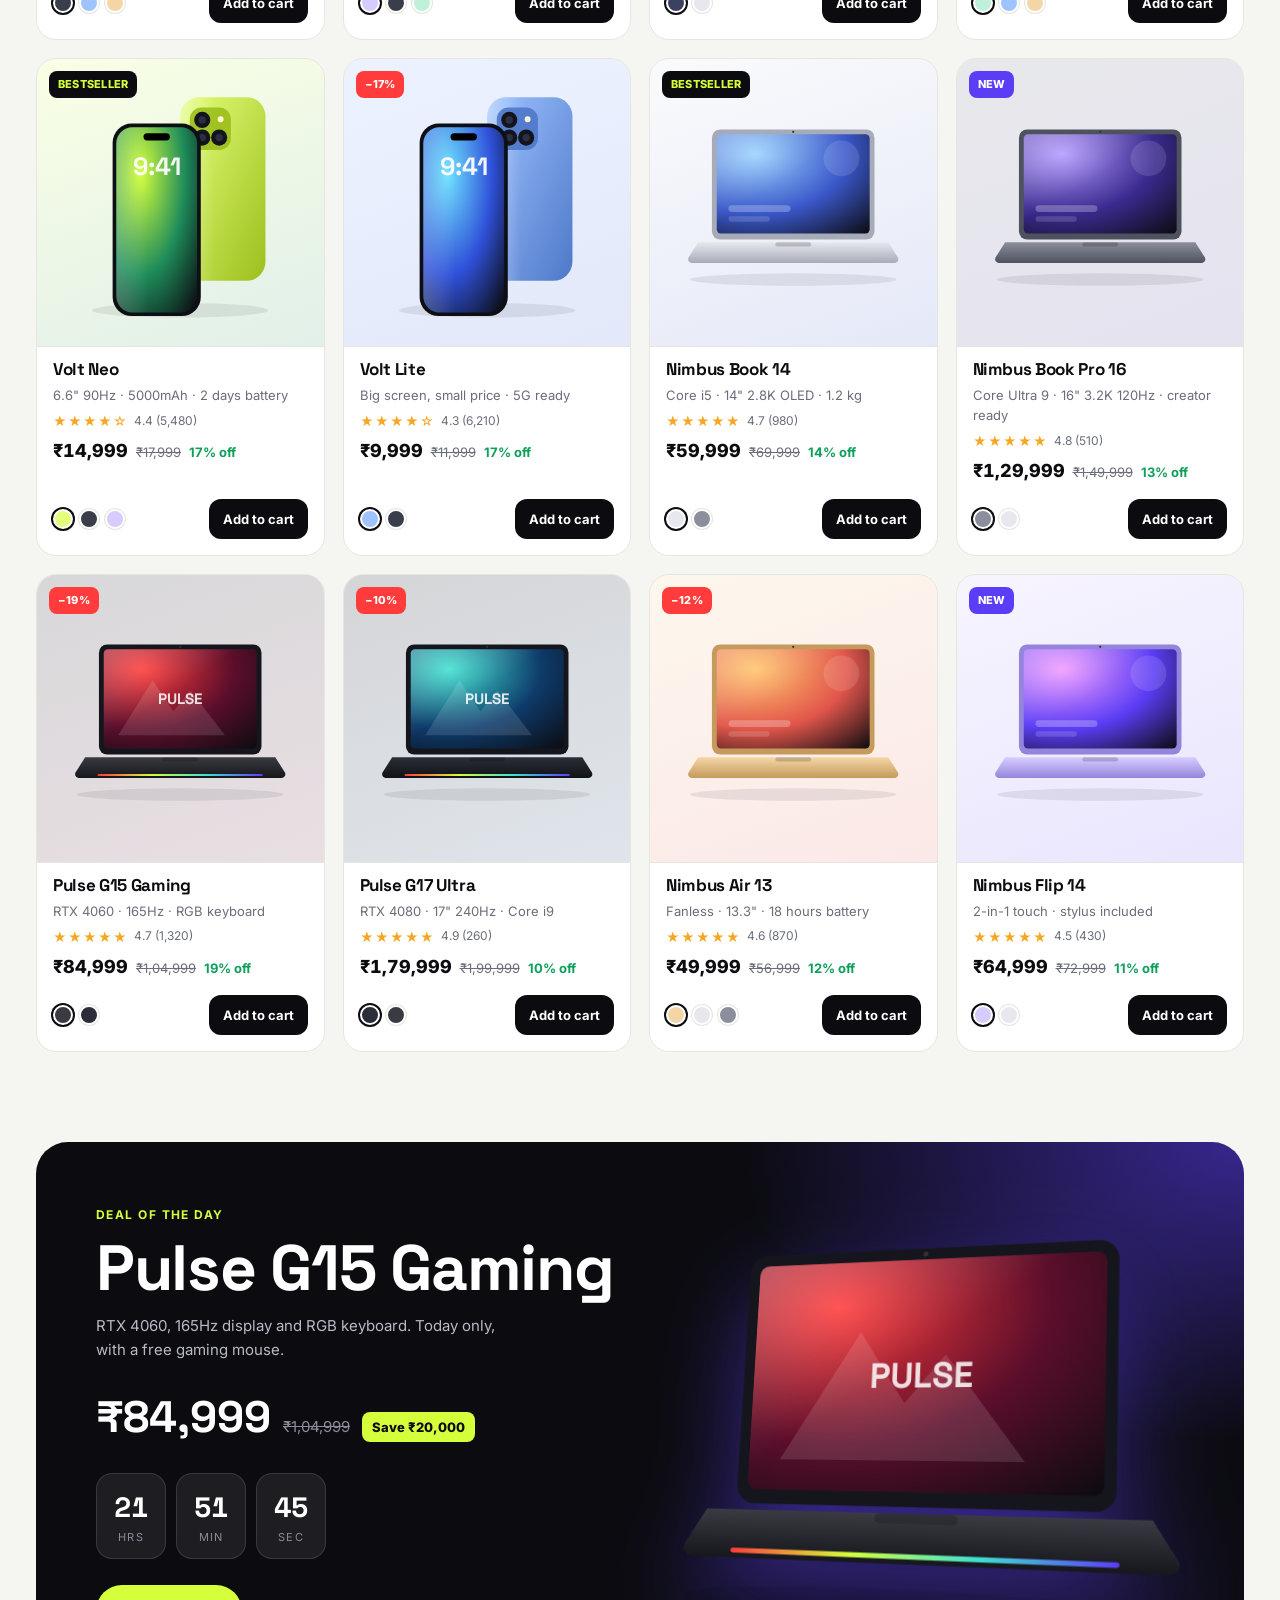
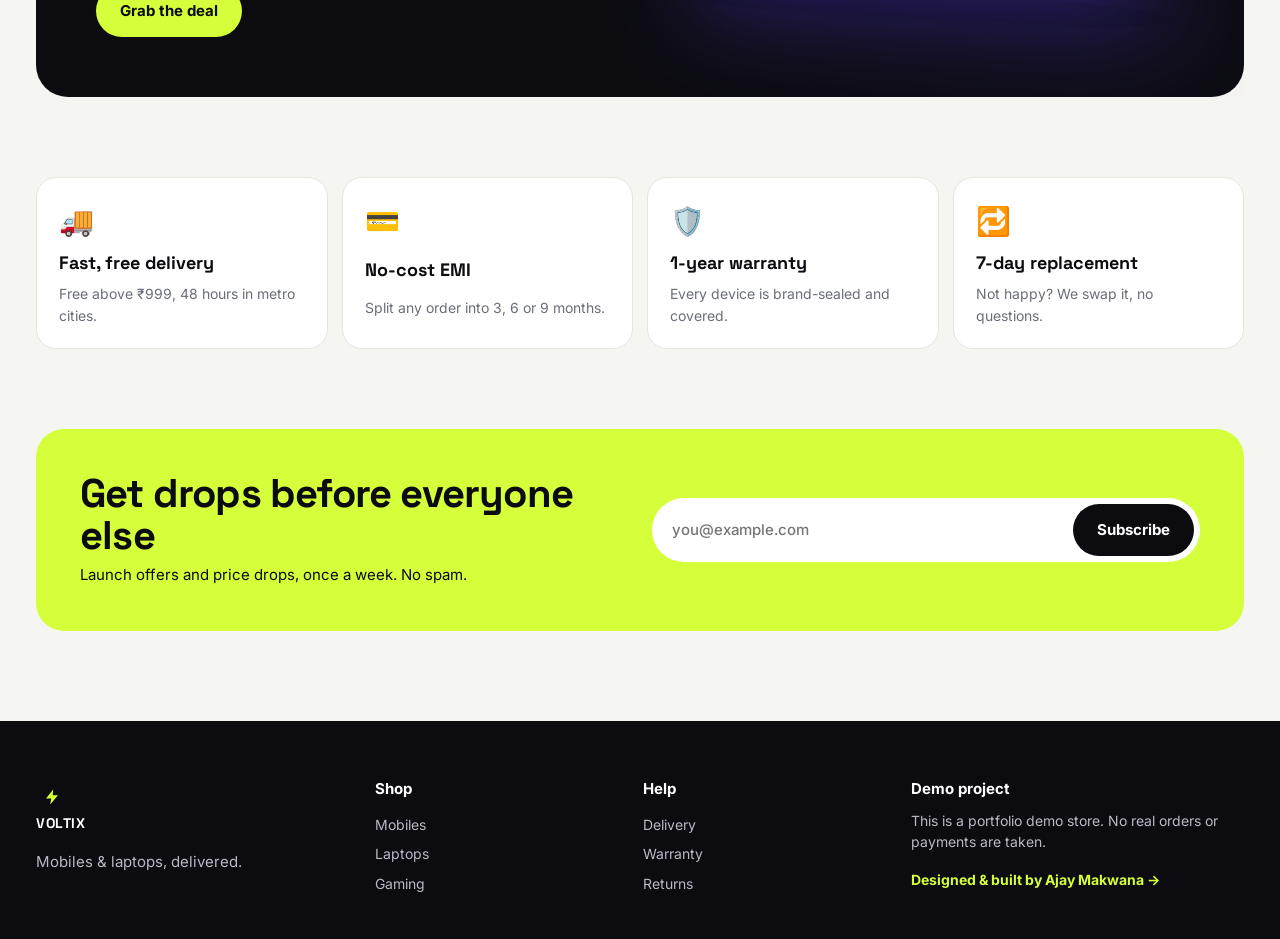
<file: store/index.html>
<!doctype html>
<html lang="en">
<head>
<meta charset="utf-8">
<meta name="viewport" content="width=device-width,initial-scale=1,viewport-fit=cover">
<title>Voltix — Mobiles &amp; Laptops</title>
<meta name="description" content="Voltix: a demo online store for mobiles and laptops, designed and built by Ajay Makwana.">
<meta name="theme-color" content="#0B0B10">
<link rel="icon" href="data:image/svg+xml,%3Csvg xmlns='http://www.w3.org/2000/svg' viewBox='0 0 64 64'%3E%3Crect width='64' height='64' rx='16' fill='%230B0B10'/%3E%3Cpath d='M36 8 16 36h14l-4 20 22-30H34z' fill='%23D4FF3A'/%3E%3C/svg%3E">
<link rel="preconnect" href="https://fonts.googleapis.com">
<link rel="preconnect" href="https://fonts.gstatic.com" crossorigin>
<link rel="stylesheet" href="https://fonts.googleapis.com/css2?family=Space+Grotesk:wght@500;600;700&family=Inter:wght@400;500;600;700;800&display=swap">
<link rel="stylesheet" href="store.css">
</head>
<body>

<div class="announce" aria-label="Offers">
  <div class="announce-track">
    <span>⚡ Free delivery on orders above ₹999</span><span>💳 No-cost EMI from ₹2,083/month</span><span>🔁 7-day replacement</span><span>🛡️ 1-year warranty on every device</span><span>🧪 Demo store by Ajay Makwana</span>
    <span>⚡ Free delivery on orders above ₹999</span><span>💳 No-cost EMI from ₹2,083/month</span><span>🔁 7-day replacement</span><span>🛡️ 1-year warranty on every device</span><span>🧪 Demo store by Ajay Makwana</span>
  </div>
</div>

<header class="header" id="header">
  <div class="container header-in">
    <button class="icon-btn only-mobile" id="nav-open" aria-label="Open menu">
      <svg viewBox="0 0 24 24"><path d="M4 7h16M4 12h16M4 17h10"/></svg>
    </button>
    <a href="./" class="brand" aria-label="Voltix home">
      <span class="brand-bolt"><svg viewBox="0 0 24 24"><path d="M13.5 2 4 14h7l-1.5 8L20 9.5h-7z"/></svg></span>VOLTIX
    </a>
    <nav class="main-nav" id="main-nav" aria-label="Store">
      <button class="icon-btn only-mobile nav-close" id="nav-close" aria-label="Close menu"><svg viewBox="0 0 24 24"><path d="M6 6l12 12M18 6 6 18"/></svg></button>
      <a href="#shop" data-filter="mobile">Mobiles</a>
      <a href="#shop" data-filter="laptop">Laptops</a>
      <a href="#deal">Deal of the day</a>
      <a href="#why">Why Voltix</a>
      <a href="../" class="nav-portfolio">← Ajay’s portfolio</a>
    </nav>
    <div class="header-actions">
      <button class="icon-btn" id="search-open" aria-label="Search products"><svg viewBox="0 0 24 24"><circle cx="11" cy="11" r="7"/><path d="m20 20-4-4"/></svg></button>
      <button class="icon-btn cart-btn" id="cart-open" aria-label="Open cart"><svg viewBox="0 0 24 24"><path d="M5 7h14l-1.2 11.2a2 2 0 0 1-2 1.8H8.2a2 2 0 0 1-2-1.8z"/><path d="M9 7a3 3 0 0 1 6 0"/></svg><span class="cart-count" id="cart-count">0</span></button>
    </div>
  </div>
</header>

<main>
  <!-- hero -->
  <section class="hero">
    <div class="container hero-in">
      <div class="hero-copy">
        <span class="pill"><i></i> New season drop · Volt X Pro is here</span>
        <h1>Flagship power.<br><span class="hl">Pocket-friendly</span> prices.</h1>
        <p>Mobiles and laptops picked for creators, students and gamers. Delivered fast, backed by a 1-year warranty and no-cost EMI.</p>
        <div class="hero-cta">
          <a href="#shop" class="btn btn-dark" data-filter="mobile">Shop mobiles</a>
          <a href="#shop" class="btn btn-line" data-filter="laptop">Shop laptops</a>
        </div>
        <div class="hero-trust">
          <div><b>48h</b><span>delivery in metros</span></div>
          <div><b>₹0</b><span>extra on EMI</span></div>
          <div><b>7 days</b><span>easy replacement</span></div>
        </div>
      </div>
      <div class="stage" id="stage" aria-hidden="true">
        <div class="stage-ring"></div>
        <div class="stage-ring r2"></div>
        <div class="stage-laptop" id="stage-laptop"></div>
        <div class="stage-phone" id="stage-phone"></div>
        <div class="float-chip c1"><b>Volt X Pro</b><span>from ₹54,999</span></div>
        <div class="float-chip c2"><b>−15%</b><span>launch offer</span></div>
      </div>
    </div>
  </section>

  <!-- categories -->
  <section class="container cats">
    <button class="cat" data-filter="mobile"><span class="cat-art" data-art="phone"></span><b>Mobiles</b><span id="cat-mobile-count">—</span></button>
    <button class="cat" data-filter="laptop"><span class="cat-art" data-art="laptop"></span><b>Laptops</b><span id="cat-laptop-count">—</span></button>
    <button class="cat" data-filter="gaming"><span class="cat-art" data-art="gaming"></span><b>Gaming</b><span>RTX powered</span></button>
    <button class="cat" data-filter="budget"><span class="cat-art" data-art="budget"></span><b>Under ₹25K</b><span>Best value</span></button>
  </section>

  <!-- collection -->
  <section class="container shop" id="shop">
    <div class="shop-head">
      <div>
        <span class="eyebrow">Collection</span>
        <h2 id="shop-title">All products</h2>
      </div>
      <div class="shop-tools">
        <div class="tabs" role="tablist" aria-label="Filter products">
          <button role="tab" class="tab active" data-filter="all">All</button>
          <button role="tab" class="tab" data-filter="mobile">Mobiles</button>
          <button role="tab" class="tab" data-filter="laptop">Laptops</button>
          <button role="tab" class="tab" data-filter="gaming">Gaming</button>
          <button role="tab" class="tab" data-filter="budget">Under ₹25K</button>
        </div>
        <label class="sort"><span>Sort</span>
          <select id="sort">
            <option value="featured">Featured</option>
            <option value="low">Price: low to high</option>
            <option value="high">Price: high to low</option>
            <option value="rating">Top rated</option>
          </select>
        </label>
      </div>
    </div>
    <div class="grid" id="grid"></div>
  </section>

  <!-- deal -->
  <section class="container" id="deal">
    <div class="deal">
      <div class="deal-copy">
        <span class="eyebrow light">Deal of the day</span>
        <h2>Pulse G15 Gaming</h2>
        <p>RTX 4060, 165Hz display and RGB keyboard. Today only, with a free gaming mouse.</p>
        <div class="deal-price"><b>₹84,999</b><s>₹1,04,999</s><span class="save">Save ₹20,000</span></div>
        <div class="countdown" id="countdown" aria-label="Deal ends in">
          <div><b id="cd-h">00</b><span>hrs</span></div><div><b id="cd-m">00</b><span>min</span></div><div><b id="cd-s">00</b><span>sec</span></div>
        </div>
        <button class="btn btn-lime" id="deal-btn">Grab the deal</button>
      </div>
      <div class="deal-art" id="deal-art"></div>
    </div>
  </section>

  <!-- why -->
  <section class="container why" id="why">
    <div class="why-item"><span>🚚</span><b>Fast, free delivery</b><p>Free above ₹999, 48 hours in metro cities.</p></div>
    <div class="why-item"><span>💳</span><b>No-cost EMI</b><p>Split any order into 3, 6 or 9 months.</p></div>
    <div class="why-item"><span>🛡️</span><b>1-year warranty</b><p>Every device is brand-sealed and covered.</p></div>
    <div class="why-item"><span>🔁</span><b>7-day replacement</b><p>Not happy? We swap it, no questions.</p></div>
  </section>

  <!-- newsletter -->
  <section class="container">
    <div class="news">
      <div><h2>Get drops before everyone else</h2><p>Launch offers and price drops, once a week. No spam.</p></div>
      <form class="news-form" id="news-form">
        <label class="sr" for="news-email">Email address</label>
        <input id="news-email" type="email" placeholder="you@example.com" required>
        <button class="btn btn-dark" type="submit">Subscribe</button>
      </form>
    </div>
  </section>
</main>

<footer class="footer">
  <div class="container footer-in">
    <div class="footer-brand">
      <a href="./" class="brand"><span class="brand-bolt"><svg viewBox="0 0 24 24"><path d="M13.5 2 4 14h7l-1.5 8L20 9.5h-7z"/></svg></span>VOLTIX</a>
      <p>Mobiles &amp; laptops, delivered.</p>
    </div>
    <div><b>Shop</b><a href="#shop" data-filter="mobile">Mobiles</a><a href="#shop" data-filter="laptop">Laptops</a><a href="#shop" data-filter="gaming">Gaming</a></div>
    <div><b>Help</b><a href="#why">Delivery</a><a href="#why">Warranty</a><a href="#why">Returns</a></div>
    <div class="footer-credit">
      <b>Demo project</b>
      <p>This is a portfolio demo store. No real orders or payments are taken.</p>
      <a href="../" class="credit-link">Designed &amp; built by Ajay Makwana →</a>
    </div>
  </div>
</footer>

<!-- search -->
<div class="overlay search" id="search" hidden>
  <div class="search-box" role="dialog" aria-modal="true" aria-label="Search">
    <div class="search-input">
      <svg viewBox="0 0 24 24"><circle cx="11" cy="11" r="7"/><path d="m20 20-4-4"/></svg>
      <input id="search-input" type="search" placeholder="Search mobiles, laptops…" autocomplete="off">
      <button class="icon-btn" data-close aria-label="Close search"><svg viewBox="0 0 24 24"><path d="M6 6l12 12M18 6 6 18"/></svg></button>
    </div>
    <div class="search-results" id="search-results"></div>
  </div>
</div>

<!-- quick view -->
<div class="overlay" id="qv" hidden>
  <div class="modal qv" role="dialog" aria-modal="true" aria-labelledby="qv-title">
    <button class="icon-btn modal-close" data-close aria-label="Close"><svg viewBox="0 0 24 24"><path d="M6 6l12 12M18 6 6 18"/></svg></button>
    <div class="qv-media" id="qv-media"></div>
    <div class="qv-info">
      <span class="eyebrow" id="qv-cat"></span>
      <h2 id="qv-title"></h2>
      <div class="rating" id="qv-rating"></div>
      <div class="price-row" id="qv-price"></div>
      <p class="emi" id="qv-emi"></p>
      <div class="opt"><span>Colour: <b id="qv-color-name"></b></span><div class="swatches lg" id="qv-colors"></div></div>
      <div class="opt"><span>Variant</span><div class="variants" id="qv-variants"></div></div>
      <div class="qv-buy">
        <div class="qty" id="qv-qty"><button aria-label="Decrease">−</button><span>1</span><button aria-label="Increase">+</button></div>
        <button class="btn btn-dark grow" id="qv-add">Add to cart</button>
      </div>
      <button class="btn btn-lime full" id="qv-now">Buy it now</button>
      <ul class="specs" id="qv-specs"></ul>
    </div>
  </div>
</div>

<!-- cart -->
<div class="overlay drawer-wrap" id="cart" hidden>
  <aside class="drawer" role="dialog" aria-modal="true" aria-label="Cart">
    <div class="drawer-head"><h2>Your cart <span id="cart-n"></span></h2><button class="icon-btn" data-close aria-label="Close cart"><svg viewBox="0 0 24 24"><path d="M6 6l12 12M18 6 6 18"/></svg></button></div>
    <div class="ship" id="ship"><p id="ship-text"></p><div class="ship-bar"><i id="ship-bar"></i></div></div>
    <div class="cart-items" id="cart-items"></div>
    <div class="drawer-foot">
      <div class="sum"><span>Subtotal</span><b id="subtotal">₹0</b></div>
      <p class="note">Taxes included. Shipping calculated at checkout.</p>
      <button class="btn btn-dark full" id="checkout-btn">Checkout</button>
    </div>
  </aside>
</div>

<!-- checkout -->
<div class="overlay" id="checkout" hidden>
  <div class="modal co" role="dialog" aria-modal="true" aria-label="Checkout">
    <button class="icon-btn modal-close" data-close aria-label="Close"><svg viewBox="0 0 24 24"><path d="M6 6l12 12M18 6 6 18"/></svg></button>
    <div id="co-form-wrap">
      <h2>Checkout</h2>
      <p class="demo-note">Demo checkout — nothing is sent anywhere and no payment is taken.</p>
      <form id="co-form" class="co-form">
        <label>Full name<input required autocomplete="off" placeholder="Your name"></label>
        <label>Phone<input required inputmode="numeric" pattern="[0-9]{10}" autocomplete="off" placeholder="10-digit number"></label>
        <label class="span2">Address<input required autocomplete="off" placeholder="House, street, city"></label>
        <label>PIN code<input required inputmode="numeric" pattern="[0-9]{6}" autocomplete="off" placeholder="6 digits"></label>
        <fieldset class="pay"><legend>Payment</legend>
          <label><input type="radio" name="pay" checked> Cash on delivery</label>
          <label><input type="radio" name="pay"> UPI on delivery</label>
        </fieldset>
        <div class="co-sum span2"><span>Total</span><b id="co-total">₹0</b></div>
        <button class="btn btn-dark full span2" type="submit">Place order</button>
      </form>
    </div>
    <div class="co-done" id="co-done" hidden>
      <div class="tick">✓</div>
      <h2>Order placed!</h2>
      <p>Order <b id="order-id"></b> is confirmed. (Demo — no real order was created.)</p>
      <button class="btn btn-dark" data-close>Continue shopping</button>
    </div>
  </div>
</div>

<div class="toast" id="toast" role="status" aria-live="polite"></div>

<script src="store.js"></script>
</body>
</html>
</file>
<file: assets/css/style.css>
/* =========================================================
   Ajay Makwana — portfolio
   Dark cinematic look: an After Effects comp brought to life.
   ========================================================= */
:root{
  --bg:#07090F; --bg2:#0C1020; --panel:rgba(255,255,255,.04); --panel-solid:#10152A;
  --ink:#F1F3F8; --muted:#8C95A9; --line:rgba(255,255,255,.09);
  --amber:#FFB23E; --pink:#FF4D8D; --violet:#8B7BFF; --teal:#3FE0D0;
  --grad:linear-gradient(100deg,var(--amber) 0%,var(--pink) 50%,var(--violet) 100%);
  --grad2:linear-gradient(100deg,var(--teal) 0%,var(--violet) 100%);
  --display:"Unbounded","Arial Black",system-ui,sans-serif;
  --body:"Manrope",system-ui,-apple-system,"Segoe UI",sans-serif;
  --mono:"JetBrains Mono",ui-monospace,Menlo,Consolas,monospace;
  --ease:cubic-bezier(.22,1,.36,1);
  color-scheme:dark;
}
*,*::before,*::after{box-sizing:border-box}
html{scroll-behavior:smooth;-webkit-text-size-adjust:100%;overflow-x:clip}
body{margin:0;background:var(--bg);color:var(--ink);font-family:var(--body);font-size:16px;line-height:1.6;overflow-x:clip;-webkit-font-smoothing:antialiased}
body.is-loading{overflow:hidden}
img,video{max-width:100%;display:block}
a{color:inherit;text-decoration:none}
h1,h2,h3{font-family:var(--display);margin:0;line-height:1.05;text-wrap:balance}
p{margin:0}
::selection{background:var(--amber);color:#000}
:focus-visible{outline:2px solid var(--teal);outline-offset:3px;border-radius:6px}
.wrap{max-width:1200px;margin:0 auto;padding-inline:max(20px,env(safe-area-inset-left))}
.tc{font-family:var(--mono);font-size:12px;letter-spacing:.14em;text-transform:uppercase;color:var(--amber);font-variant-numeric:tabular-nums}
.grad{background:var(--grad);-webkit-background-clip:text;background-clip:text;color:transparent}
.grad2{background:var(--grad2);-webkit-background-clip:text;background-clip:text;color:transparent}

/* ---------- loader ---------- */
.loader{position:fixed;inset:0;z-index:100;background:#030408;display:grid;place-items:center;transition:transform 1s var(--ease) .1s,opacity .6s}
.loader.done{transform:translateY(-100%)}
.loader-inner{width:min(520px,86vw);font-family:var(--mono);color:var(--muted);font-size:11px;letter-spacing:.12em}
.loader-top,.loader-bottom{display:flex;justify-content:space-between}
.loader-tc{font-family:var(--display);font-weight:800;color:var(--ink);font-size:clamp(34px,9vw,64px);letter-spacing:-.02em;margin:14px 0;font-variant-numeric:tabular-nums}
.loader-bar{height:3px;background:rgba(255,255,255,.08);border-radius:3px;overflow:hidden;margin-bottom:10px}
.loader-bar i{display:block;height:100%;width:0;background:var(--grad);transition:width .2s linear}

/* ---------- grain, cursor, progress ---------- */
.grain{position:fixed;inset:-50%;z-index:90;pointer-events:none;opacity:.06;background-image:url("data:image/svg+xml,%3Csvg xmlns='http://www.w3.org/2000/svg' width='200' height='200'%3E%3Cfilter id='n'%3E%3CfeTurbulence type='fractalNoise' baseFrequency='.9' numOctaves='3' stitchTiles='stitch'/%3E%3C/filter%3E%3Crect width='100%25' height='100%25' filter='url(%23n)'/%3E%3C/svg%3E");animation:grain 1s steps(4) infinite}
@media (hover:none),(max-width:860px){.grain{display:none}}
@keyframes grain{0%{transform:translate(0,0)}25%{transform:translate(-3%,2%)}50%{transform:translate(2%,-3%)}75%{transform:translate(-2%,-1%)}100%{transform:translate(0,0)}}
.cursor{position:fixed;inset:0;pointer-events:none;z-index:95;display:none}
@media (hover:hover) and (pointer:fine){.cursor{display:block}body,a,button{cursor:none}}
.cursor-dot,.cursor-ring{position:fixed;left:0;top:0;border-radius:50%;transform:translate(-50%,-50%)}
.cursor-dot{width:6px;height:6px;background:var(--amber)}
.cursor-ring{width:38px;height:38px;border:1px solid rgba(255,255,255,.5);display:grid;place-items:center;transition:width .35s var(--ease),height .35s var(--ease),background .35s,border-color .35s}
.cursor-ring.hover{width:64px;height:64px;border-color:var(--amber);background:rgba(255,178,62,.08)}
.cursor-ring.label{width:96px;height:96px;background:var(--amber);border-color:var(--amber)}
.cursor-label{font:700 11px var(--body);color:#000;opacity:0;transition:opacity .2s;text-align:center;line-height:1.1}
.cursor-ring.label .cursor-label{opacity:1}
.progress{position:fixed;top:0;left:0;right:0;height:2px;z-index:80;pointer-events:none}
.progress i{display:block;height:100%;width:100%;transform-origin:0 50%;transform:scaleX(0);background:var(--grad)}

/* ---------- buttons ---------- */
.btn{display:inline-flex;align-items:center;gap:10px;border:0;border-radius:999px;padding:14px 22px;font:800 14px var(--body);background:var(--ink);color:#05060A;cursor:pointer;position:relative;overflow:hidden;isolation:isolate;transition:transform .3s var(--ease),color .3s;will-change:transform}
.btn::before{content:"";position:absolute;inset:0;background:var(--grad);transform:translateY(101%);transition:transform .45s var(--ease);z-index:-1}
.btn:hover::before{transform:none}
.btn svg{width:18px;height:18px;fill:currentColor}
.btn-ghost{background:transparent;color:var(--ink);box-shadow:inset 0 0 0 1px rgba(255,255,255,.25)}
.btn-ghost:hover{color:#05060A}
.btn-small{padding:10px 18px;font-size:13px}

/* ---------- nav ---------- */
.nav{position:fixed;top:14px;left:50%;transform:translateX(-50%);z-index:70;width:min(1200px,calc(100% - 24px));display:flex;align-items:center;justify-content:space-between;gap:16px;padding:10px 10px 10px 16px;border-radius:999px;background:rgba(10,13,24,.55);backdrop-filter:blur(16px) saturate(140%);-webkit-backdrop-filter:blur(16px) saturate(140%);border:1px solid var(--line);transition:transform .5s var(--ease)}
.nav.hide{transform:translate(-50%,-140%)}
.logo{display:flex;align-items:center;gap:10px;font-weight:800}
.logo-mark{width:34px;height:34px;border-radius:10px;background:var(--grad);display:grid;place-items:center;color:#000;font-family:var(--display);font-weight:900}
.logo-text b{color:var(--amber)}
.nav-links{display:flex;gap:4px}
.nav-links a{padding:8px 14px;border-radius:999px;font-size:14px;font-weight:600;color:var(--muted);transition:color .2s,background .2s}
.nav-links a:hover,.nav-links a.active{color:var(--ink);background:rgba(255,255,255,.07)}
.burger{display:none;width:44px;height:44px;border-radius:50%;border:1px solid var(--line);background:transparent;position:relative}
.burger span{position:absolute;left:13px;right:13px;height:2px;background:var(--ink);transition:transform .3s}
.burger span:first-child{top:17px}.burger span:last-child{top:25px}
.burger[aria-expanded="true"] span:first-child{transform:translateY(4px) rotate(45deg)}
.burger[aria-expanded="true"] span:last-child{transform:translateY(-4px) rotate(-45deg)}
/* mobile menu: only opacity/transform animate, so it stays on the GPU and opens smoothly */
.menu{position:fixed;inset:0;z-index:65;background:#05060C;display:flex;flex-direction:column;justify-content:center;padding:0 28px;gap:6px;opacity:0;visibility:hidden;pointer-events:none;transition:opacity .25s ease,visibility 0s linear .25s;contain:strict}
.menu.open{opacity:1;visibility:visible;pointer-events:auto;transition:opacity .25s ease}
.menu a{font-family:var(--display);font-weight:800;font-size:clamp(34px,10vw,56px);line-height:1.2;opacity:0;transform:translateY(24px);transition:opacity .35s ease,transform .45s var(--ease)}
.menu.open a{opacity:1;transform:none}
.menu.open a:nth-child(2){transition-delay:.04s}.menu.open a:nth-child(3){transition-delay:.08s}.menu.open a:nth-child(4){transition-delay:.12s}.menu.open a:nth-child(5){transition-delay:.16s}
.menu a:nth-child(odd){color:transparent;-webkit-text-stroke:1px var(--ink)}
@media (max-width:860px){.nav-links,.nav-cta{display:none}.burger{display:block}.nav{background:rgba(10,13,24,.92);backdrop-filter:none;-webkit-backdrop-filter:none}}

/* ---------- hero ---------- */
.hero{position:relative;min-height:100vh;min-height:100svh;display:flex;align-items:center;overflow:hidden;
  background:radial-gradient(60% 50% at 75% 45%,rgba(139,123,255,.18),transparent 70%),radial-gradient(50% 40% at 20% 80%,rgba(255,77,141,.12),transparent 70%),var(--bg)}
#scene{position:absolute;inset:0;width:100%;height:100%;display:block}
.hero-fallback{display:none;position:absolute;right:8%;top:50%;transform:translateY(-50%) rotateY(-18deg);perspective:1000px}
.no-webgl .hero-fallback{display:block}
.css-phone{width:240px;aspect-ratio:9/19;border-radius:36px;padding:10px;background:#111;box-shadow:0 0 0 2px #333,0 40px 120px rgba(139,123,255,.4)}
.css-phone video{width:100%;height:100%;object-fit:cover;border-radius:28px}
.hero-content{position:relative;z-index:2;width:100%;max-width:1200px;margin:0 auto;padding:120px max(20px,env(safe-area-inset-left)) 90px;pointer-events:none}
.hero-content a{pointer-events:auto}
.hero-eyebrow{display:inline-flex;align-items:center;gap:10px;font-size:13px;font-weight:700;padding:8px 14px;border-radius:999px;background:rgba(255,255,255,.06);border:1px solid var(--line);backdrop-filter:blur(8px)}
.live-dot{width:8px;height:8px;border-radius:50%;background:#3BE37A;box-shadow:0 0 0 0 rgba(59,227,122,.6);animation:pulse 1.8s infinite}
@keyframes pulse{70%{box-shadow:0 0 0 10px rgba(59,227,122,0)}100%{box-shadow:0 0 0 0 rgba(59,227,122,0)}}
.hero-title{font-size:clamp(44px,6.4vw,100px);font-weight:900;letter-spacing:-.035em;margin:22px 0 24px;line-height:.98;max-width:9.5em}
.hero-title .line{display:block;overflow:hidden;padding-bottom:.06em}
.hero-title .word{display:inline-block;transform:translateY(110%) rotate(6deg);transform-origin:0 100%;transition:transform 1.1s var(--ease)}
.ready .hero-title .word{transform:none}
.hero-title .line:nth-child(2) .word{transition-delay:.08s}.hero-title .line:nth-child(3) .word{transition-delay:.16s}.hero-title .line:nth-child(4) .word{transition-delay:.24s}
.hero-sub{max-width:520px;font-size:clamp(16px,1.6vw,19px);color:var(--muted)}
.hero-sub b{color:var(--ink)}
.hero-actions{display:flex;flex-wrap:wrap;gap:12px;margin-top:30px}
.hero-hud{position:absolute;z-index:2;left:0;right:0;bottom:22px;display:flex;justify-content:space-between;align-items:center;gap:12px;max-width:1200px;margin:0 auto;padding-inline:20px;font-family:var(--mono);font-size:11px;letter-spacing:.12em;color:var(--muted);pointer-events:none}
.hero-hud span{color:#FF4545}
.hero-hud b{color:var(--ink);font-weight:600;font-variant-numeric:tabular-nums}
.scroll-hint{display:flex;align-items:center;gap:10px}
.scroll-hint i{width:1px;height:34px;background:linear-gradient(var(--amber),transparent);animation:drip 1.6s var(--ease) infinite}
@keyframes drip{from{transform:scaleY(0);transform-origin:top}50%{transform:scaleY(1);transform-origin:top}51%{transform-origin:bottom}to{transform:scaleY(0);transform-origin:bottom}}
@media (max-width:860px){
  .hero{align-items:flex-start}
  .hero-content{padding-top:96px;padding-bottom:46vh}
  .hero-title{font-size:clamp(40px,12vw,72px);margin:16px 0}
  .hero-sub{font-size:15px}
  .hero-hud div:nth-child(2){display:none}
  .hero-fallback{right:50%;top:auto;bottom:40px;transform:translateX(50%)}
  .css-phone{width:170px}
}

/* ---------- marquee ---------- */
.marquee-wrap{overflow:hidden;padding-block:30px 10px;margin-block:-30px 0;position:relative;z-index:3}
.marquee{overflow:hidden;border-block:1px solid var(--line);background:var(--amber);color:#05060A;transform:rotate(-2deg) scale(1.04);position:relative}
.marquee-track{display:flex;width:max-content;gap:28px;padding:16px 0;animation:marq 26s linear infinite;font-family:var(--display);font-weight:800;font-size:clamp(20px,3vw,34px);text-transform:uppercase;white-space:nowrap;align-items:center}
.marquee-track i{font-style:normal;font-size:.7em}
@keyframes marq{to{transform:translateX(-50%)}}

/* ---------- reveal ---------- */
[data-reveal]{opacity:0;transform:translateY(40px);filter:blur(8px);transition:opacity 1s var(--ease),transform 1s var(--ease),filter 1s var(--ease)}
[data-reveal].in{opacity:1;transform:none;filter:none}
@media (prefers-reduced-motion:reduce){
  [data-reveal]{opacity:1;transform:none;filter:none;transition:none}
  .hero-title .word{transform:none;transition:none}
  .marquee-track,.grain,.scroll-hint i{animation:none}
}

/* ---------- sections ---------- */
.sec{padding-block:120px 20px;position:relative}
.sec-head{display:grid;gap:12px;margin-bottom:48px}
.sec-title{font-size:clamp(34px,6vw,76px);font-weight:900;letter-spacing:-.03em}
.sec-sub{color:var(--muted);max-width:52ch}
.tag{font-family:var(--mono);font-size:11px;letter-spacing:.12em;text-transform:uppercase;color:var(--teal)}
.stack{display:flex;flex-wrap:wrap;gap:6px}
.stack span{font-family:var(--mono);font-size:11px;padding:4px 9px;border:1px solid var(--line);border-radius:6px;color:var(--muted);background:rgba(255,255,255,.02)}

/* ---------- stats ---------- */
.stats-sec{padding-top:60px}
.stats{display:grid;grid-template-columns:repeat(4,1fr);gap:16px}
.stat{padding:26px 22px;border-radius:20px;background:var(--panel);border:1px solid var(--line);position:relative;overflow:hidden}
.stat::after{content:"";position:absolute;inset:auto -30% -60% auto;width:160px;height:160px;border-radius:50%;background:radial-gradient(circle,rgba(255,178,62,.25),transparent 70%)}
.stat strong{display:block;font-family:var(--display);font-weight:900;font-size:clamp(30px,4.4vw,54px);letter-spacing:-.03em;font-variant-numeric:tabular-nums}
.stat:nth-child(odd) strong{background:var(--grad);-webkit-background-clip:text;background-clip:text;color:transparent}
.stat > span{font-size:14px;color:var(--muted)}
@media (max-width:860px){.stats{grid-template-columns:repeat(2,1fr);gap:10px}.stat{padding:20px 16px}}

/* ---------- reels ---------- */
.reels{display:grid;grid-template-columns:repeat(3,1fr);gap:clamp(18px,3vw,40px)}
.reel{cursor:pointer;outline:none}
.reel:nth-child(2){transform:translateY(60px)}
.reel:nth-child(2).in{transform:translateY(60px)}
.reel-3d{perspective:1100px}
.reel-frame{position:relative;aspect-ratio:9/16;border-radius:28px;overflow:hidden;background:#000;transform-style:preserve-3d;transition:transform .5s var(--ease),box-shadow .5s;
  box-shadow:0 0 0 1px rgba(255,255,255,.12),0 30px 80px -20px rgba(0,0,0,.8);will-change:transform}
.reel:hover .reel-frame,.reel:focus-visible .reel-frame{box-shadow:0 0 0 1px rgba(255,178,62,.6),0 40px 100px -20px rgba(255,77,141,.45)}
.reel-frame video{width:100%;height:100%;object-fit:cover;transform:scale(1.02)}
.reel-glare{position:absolute;inset:0;pointer-events:none;background:radial-gradient(circle at var(--gx,50%) var(--gy,0%),rgba(255,255,255,.28),transparent 55%);mix-blend-mode:overlay;opacity:0;transition:opacity .4s}
.reel:hover .reel-glare{opacity:1}
.reel-play{position:absolute;left:50%;top:50%;width:72px;height:72px;margin:-36px 0 0 -36px;border-radius:50%;display:grid;place-items:center;background:rgba(255,255,255,.14);backdrop-filter:blur(10px);border:1px solid rgba(255,255,255,.3);transform:translateZ(40px);transition:transform .4s var(--ease),opacity .3s}
.reel-play svg{width:28px;fill:#fff;margin-left:4px}
.reel:hover .reel-play{transform:translateZ(60px) scale(1.12)}
.reel.playing .reel-play{opacity:0}
.reel-meta{padding:18px 6px 0}
.reel-meta h3{font-size:20px;margin:6px 0 6px;font-weight:700}
.reel-meta p{color:var(--muted);font-size:14px}
@media (max-width:860px){
  .reels{grid-template-columns:none;grid-auto-flow:column;grid-auto-columns:72%;overflow-x:auto;scroll-snap-type:x mandatory;padding:0 20px 20px;margin-inline:-20px;scrollbar-width:none}
  .reels::-webkit-scrollbar{display:none}
  .reel{scroll-snap-align:center}
  .reel:nth-child(2),.reel:nth-child(2).in{transform:none}
}

/* ---------- lightbox ---------- */
.lightbox{position:fixed;inset:0;z-index:99;background:rgba(3,4,8,.92);backdrop-filter:blur(14px);display:grid;place-items:center;padding:20px;animation:fadein .3s}
.lightbox[hidden]{display:none}
@keyframes fadein{from{opacity:0}}
.lb-inner{display:grid;gap:12px;justify-items:center;animation:zoomin .5s var(--ease)}
@keyframes zoomin{from{transform:scale(.85) rotateX(14deg);opacity:0}}
.lb-inner video{height:min(82vh,900px);width:auto;max-width:92vw;aspect-ratio:9/16;border-radius:22px;background:#000;box-shadow:0 30px 120px rgba(139,123,255,.35)}
.lb-title{font-family:var(--mono);font-size:12px;letter-spacing:.12em;text-transform:uppercase;color:var(--muted)}
.lb-close{position:absolute;top:18px;right:18px;width:48px;height:48px;border-radius:50%;border:1px solid var(--line);background:rgba(255,255,255,.06);color:var(--ink);font-size:18px;cursor:pointer}

/* ---------- store showcase ---------- */
.store-show{display:grid;grid-template-columns:1fr 1.35fr;gap:40px;align-items:center;padding:clamp(24px,4vw,48px);border-radius:32px;margin-bottom:24px;position:relative;overflow:hidden;
  background:radial-gradient(70% 90% at 90% 10%,rgba(91,61,245,.35),transparent 60%),radial-gradient(60% 80% at 0% 100%,rgba(63,224,208,.16),transparent 60%),var(--bg2);border:1px solid var(--line)}
.store-info{display:grid;gap:16px;justify-items:start;position:relative;z-index:2}
.store-info h3{font-size:clamp(26px,3.4vw,42px);font-weight:800;letter-spacing:-.02em}
.store-info p{color:var(--muted)}
.devices{position:relative;perspective:1600px;min-height:360px;display:grid;place-items:center}
.laptop{width:min(100%,560px);transform-style:preserve-3d;transform:rotateX(8deg) rotateY(-14deg);transition:transform .8s var(--ease)}
.store-show:hover .laptop{transform:rotateX(4deg) rotateY(-6deg) scale(1.02)}
.laptop-lid{transform-origin:50% 100%;transform:rotateX(-88deg);transition:transform 1.6s var(--ease) .2s;background:#1b1e27;border-radius:16px 16px 4px 4px;padding:3.2% 3.2% 4%;box-shadow:inset 0 0 0 1px #3a3f4f,0 30px 80px -20px rgba(0,0,0,.8)}
.store-show.in .laptop-lid{transform:rotateX(0)}
.laptop-screen{aspect-ratio:16/10;border-radius:6px;overflow:hidden;background:#fff;position:relative}
.laptop-base{height:16px;margin:0 -7%;background:linear-gradient(#c9ccd6,#8d919e);border-radius:0 0 20px 20px;position:relative;transform:rotateX(70deg);transform-origin:top;box-shadow:0 30px 40px rgba(0,0,0,.6)}
.laptop-base::before{content:"";position:absolute;left:42%;right:42%;top:0;height:5px;background:#7b7f8c;border-radius:0 0 6px 6px}
.laptop-screen iframe,.mini-phone-screen iframe{border:0;position:absolute;left:0;top:0;transform-origin:0 0;pointer-events:none;background:#fff}
.laptop-screen iframe{width:1280px;height:800px}
.mini-phone{position:absolute;right:-2%;bottom:-4%;width:min(30%,150px);aspect-ratio:9/19.5;border-radius:24px;padding:6px;background:#0d0f16;box-shadow:0 0 0 1.5px #3a3f4f,0 30px 60px rgba(0,0,0,.7);transform:rotateY(-18deg) rotateZ(4deg) translateZ(80px);transition:transform .8s var(--ease)}
.store-show:hover .mini-phone{transform:rotateY(-8deg) rotateZ(0deg) translateZ(120px) translateY(-10px)}
.mini-phone-screen{width:100%;height:100%;border-radius:18px;overflow:hidden;position:relative;background:#fff}
.mini-phone-screen iframe{width:390px;height:845px}
@media (max-width:960px){.store-show{grid-template-columns:1fr}.devices{min-height:260px}}

/* ---------- work cards ---------- */
.work-grid{display:grid;grid-template-columns:repeat(6,1fr);gap:24px}
.card{grid-column:span 3;position:relative;overflow:hidden;padding:30px;border-radius:28px;background:var(--panel);border:1px solid var(--line);display:flex;flex-direction:column;gap:14px;transition:transform .5s var(--ease),border-color .3s;transform-style:preserve-3d}
.card.card-yt{grid-column:span 4}.card.card-ig{grid-column:span 2}
.card:hover{border-color:rgba(255,178,62,.4)}
.card h3{font-size:clamp(20px,2.2vw,26px);font-weight:700}
.card p{color:var(--muted);font-size:15px}
.card-glow{position:absolute;width:340px;height:340px;border-radius:50%;left:var(--mx,50%);top:var(--my,50%);transform:translate(-50%,-50%);background:radial-gradient(circle,rgba(255,178,62,.16),transparent 65%);pointer-events:none;opacity:0;transition:opacity .4s}
.card:hover .card-glow{opacity:1}
.card .note{font-size:14px;padding:12px 14px;border-radius:14px;background:rgba(255,178,62,.08);border:1px solid rgba(255,178,62,.25);color:var(--muted)}
.card .note b{color:var(--amber)}
.kpis{display:flex;flex-wrap:wrap;gap:8px}
.kpi{font:700 13px var(--body);padding:6px 12px;border-radius:999px;background:rgba(255,178,62,.12);color:var(--amber);font-variant-numeric:tabular-nums}
.link{margin-top:auto;font-weight:800;font-size:14px;align-self:flex-start;background:linear-gradient(currentColor,currentColor) 0 100%/100% 2px no-repeat;padding-bottom:3px;transition:background-size .4s var(--ease),color .2s}
.link:hover{color:var(--amber);background-size:0 2px;background-position:100% 100%}
@media (max-width:860px){.work-grid{grid-template-columns:1fr;gap:16px}.card,.card.card-yt,.card.card-ig{grid-column:auto;padding:24px}}

/* ---------- skills ---------- */
.skills-wrap{display:grid;grid-template-columns:1.1fr .9fr;gap:40px;align-items:center}
.skill-groups{display:grid;gap:30px}
.sg h3{font-size:15px;font-weight:600;margin-bottom:14px;color:var(--ink)}
.bar-row{display:grid;grid-template-columns:1fr 1.1fr;align-items:center;gap:16px;padding:8px 0;border-bottom:1px dashed var(--line);font-size:15px}
.bar-row i{height:6px;border-radius:6px;background:rgba(255,255,255,.07);position:relative;overflow:hidden}
.bar-row i::after{content:"";position:absolute;inset:0;width:var(--v);background:var(--grad);border-radius:6px;transform:scaleX(0);transform-origin:0 50%;transition:transform 1.4s var(--ease) .2s}
.sg.in .bar-row i::after{transform:scaleX(1)}
.sphere-box{position:sticky;top:100px;aspect-ratio:1;display:grid;place-items:center}
.sphere{position:relative;width:min(100%,460px);aspect-ratio:1;touch-action:pan-y;user-select:none}
.sphere::before{content:"";position:absolute;inset:12%;border-radius:50%;background:radial-gradient(circle at 35% 30%,rgba(139,123,255,.35),rgba(255,77,141,.12) 45%,transparent 70%);filter:blur(10px)}
.sphere span{position:absolute;left:50%;top:50%;white-space:nowrap;font-weight:700;font-size:clamp(12px,1.5vw,16px);padding:5px 11px;border-radius:999px;border:1px solid var(--line);background:rgba(12,16,32,.7);will-change:transform,opacity}
.sphere span.hot{color:var(--amber);border-color:rgba(255,178,62,.4)}
.sphere span.cool{color:var(--teal);border-color:rgba(63,224,208,.35)}
@media (max-width:960px){.skills-wrap{grid-template-columns:1fr}.sphere-box{position:relative;top:0;order:-1;max-width:420px;margin:0 auto;width:100%}}

/* ---------- timeline ---------- */
.timeline{position:relative;padding-left:44px;display:grid;gap:44px;max-width:820px}
.tl-line{position:absolute;left:11px;top:6px;bottom:6px;width:2px;background:var(--line);border-radius:2px;overflow:hidden}
.tl-line i{display:block;width:100%;height:100%;background:var(--grad);transform-origin:top;transform:scaleY(0)}
.tl-item{position:relative}
.tl-dot{position:absolute;left:-41px;top:4px;width:20px;height:20px;border-radius:6px;background:var(--bg);border:2px solid var(--amber);transform:rotate(45deg)}
.tl-item:nth-child(3) .tl-dot{border-color:var(--pink)}.tl-item:nth-child(4) .tl-dot{border-color:var(--violet)}.tl-item:nth-child(5) .tl-dot{border-color:var(--teal)}
.tl-item h3{font-family:var(--body);font-size:clamp(20px,2.4vw,26px);font-weight:800;margin:6px 0 2px}
.tl-item .where{color:var(--muted);font-size:14px;margin-bottom:8px}
.tl-item p{color:var(--muted);max-width:62ch}
.tl-item p b{color:var(--ink)}

/* ---------- pitch ---------- */
.pitch{position:relative;overflow:hidden;border-radius:32px;padding:clamp(28px,6vw,72px);display:grid;gap:22px;background:#0E0B1A;border:1px solid var(--line)}
.pitch-bg{position:absolute;inset:-40%;background:conic-gradient(from 0deg,rgba(255,178,62,.18),rgba(255,77,141,.12),rgba(139,123,255,.18),rgba(63,224,208,.12),rgba(255,178,62,.18));filter:blur(60px);animation:spin 18s linear infinite}
@keyframes spin{to{transform:rotate(360deg)}}
.pitch>*{position:relative}
.pitch h2{font-size:clamp(28px,4.6vw,58px);font-weight:900;letter-spacing:-.03em}
.pitch ol{margin:0;padding:0;list-style:none;counter-reset:p;display:grid;grid-template-columns:repeat(2,1fr);gap:14px}
.pitch li{counter-increment:p;padding:20px 20px 20px 62px;border-radius:18px;background:rgba(255,255,255,.04);border:1px solid var(--line);position:relative;color:var(--muted)}
.pitch li b{color:var(--ink)}
.pitch li::before{content:"0" counter(p);position:absolute;left:20px;top:20px;font-family:var(--mono);color:var(--amber);font-size:13px}
@media (max-width:760px){.pitch ol{grid-template-columns:1fr}}

/* ---------- contact ---------- */
.contact-sec{padding-bottom:40px}
.big-cta{font-size:clamp(44px,10vw,150px);font-weight:900;letter-spacing:-.045em;line-height:.95;margin:20px 0 50px}
.contact{display:grid;grid-template-columns:1.2fr 1fr;gap:20px;align-items:stretch}
.mail{padding:30px;border-radius:28px;background:var(--panel);border:1px solid var(--line);display:grid;gap:16px;align-content:start;min-width:0}
.addr{font-family:var(--mono);font-size:clamp(14px,2.2vw,22px);word-break:break-all;user-select:all}
.mail-actions{display:flex;flex-wrap:wrap;gap:10px}
.socials{display:grid;gap:10px}
.soc{display:grid;grid-template-columns:auto 1fr auto;align-items:center;gap:14px;padding:18px 22px;border-radius:18px;background:var(--panel);border:1px solid var(--line);transition:background .3s,transform .3s var(--ease),border-color .3s}
.soc span{font-family:var(--mono);font-size:12px;color:var(--muted)}
.soc i{font-style:normal;transition:transform .3s var(--ease)}
.soc:hover{border-color:rgba(255,178,62,.5);transform:translateX(6px);background:rgba(255,178,62,.06)}
.soc:hover i{transform:rotate(45deg);color:var(--amber)}
@media (max-width:860px){.contact{grid-template-columns:1fr}}
.foot{display:flex;flex-wrap:wrap;justify-content:space-between;gap:12px;padding-block:50px 40px;color:var(--muted);font-size:13px;border-top:1px solid var(--line);margin-top:80px}
</file>
<file: store/store.css>
/* Voltix — demo store */
:root{
  --bg:#F5F5F1; --card:#FFFFFF; --ink:#0B0B10; --muted:#6B6E7A; --line:#E6E6E0;
  --violet:#5B3DF5; --lime:#D4FF3A; --red:#FF3B3B; --soft:#EEEDFE;
  --display:"Space Grotesk",system-ui,sans-serif; --body:"Inter",system-ui,-apple-system,"Segoe UI",sans-serif;
  --r:20px; --ease:cubic-bezier(.22,1,.36,1);
  color-scheme:light;
}
*,*::before,*::after{box-sizing:border-box}
html{scroll-behavior:smooth;-webkit-text-size-adjust:100%;overflow-x:clip}
body{margin:0;background:var(--bg);color:var(--ink);font-family:var(--body);font-size:15px;line-height:1.55;-webkit-font-smoothing:antialiased;overflow-x:clip}
a{color:inherit;text-decoration:none}
button{font:inherit;color:inherit;cursor:pointer}
h1,h2,h3{font-family:var(--display);margin:0;line-height:1.05;letter-spacing:-.02em}
p{margin:0}
svg{display:block}
[hidden]{display:none!important}
.sr{position:absolute;width:1px;height:1px;overflow:hidden;clip:rect(0 0 0 0)}
:focus-visible{outline:2px solid var(--violet);outline-offset:2px;border-radius:8px}
.container{max-width:1240px;margin:0 auto;padding-inline:max(16px,env(safe-area-inset-left))}
.eyebrow{font-size:12px;font-weight:700;letter-spacing:.12em;text-transform:uppercase;color:var(--violet)}
.eyebrow.light{color:var(--lime)}

/* buttons */
.btn{display:inline-flex;align-items:center;justify-content:center;gap:8px;border:0;border-radius:999px;padding:14px 24px;font-weight:700;font-size:15px;transition:transform .25s var(--ease),box-shadow .25s,background .2s;white-space:nowrap}
.btn:active{transform:scale(.97)}
.btn-dark{background:var(--ink);color:#fff}
.btn-dark:hover{background:var(--violet);box-shadow:0 10px 30px -8px rgba(91,61,245,.6)}
.btn-line{background:transparent;box-shadow:inset 0 0 0 1.5px var(--ink)}
.btn-line:hover{background:var(--ink);color:#fff}
.btn-lime{background:var(--lime);color:var(--ink)}
.btn-lime:hover{box-shadow:0 10px 30px -8px rgba(212,255,58,.8);transform:translateY(-2px)}
.btn.full{width:100%}.grow{flex:1}
.icon-btn{width:42px;height:42px;border-radius:50%;border:0;background:transparent;display:grid;place-items:center;transition:background .2s}
.icon-btn:hover{background:rgba(0,0,0,.06)}
.icon-btn svg{width:22px;height:22px;fill:none;stroke:currentColor;stroke-width:1.8;stroke-linecap:round;stroke-linejoin:round}

/* announcement */
.announce{background:var(--ink);color:#fff;font-size:13px;font-weight:500;overflow:hidden}
.announce-track{display:flex;gap:48px;width:max-content;padding:9px 0;animation:ticker 32s linear infinite}
@keyframes ticker{to{transform:translateX(-50%)}}

/* header */
.header{position:sticky;top:0;z-index:40;background:rgba(245,245,241,.82);backdrop-filter:blur(14px) saturate(160%);-webkit-backdrop-filter:blur(14px) saturate(160%);border-bottom:1px solid transparent;transition:border-color .2s}
.header.scrolled{border-color:var(--line)}
.header-in{display:flex;align-items:center;gap:20px;height:68px}
.brand{display:flex;align-items:center;gap:9px;font-family:var(--display);font-weight:700;font-size:22px;letter-spacing:.04em}
.brand-bolt{width:32px;height:32px;border-radius:9px;background:var(--ink);display:grid;place-items:center}
.brand-bolt svg{width:18px;height:18px;fill:var(--lime)}
.main-nav{display:flex;gap:4px;margin-left:24px;flex:1}
.main-nav a{padding:8px 14px;border-radius:999px;font-weight:600;font-size:14px;color:var(--muted);transition:color .2s,background .2s}
.main-nav a:hover{color:var(--ink);background:rgba(0,0,0,.05)}
.main-nav .nav-portfolio{margin-left:auto;color:var(--violet)}
.header-actions{display:flex;gap:4px;margin-left:auto}
.cart-btn{position:relative}
.cart-count{position:absolute;top:3px;right:1px;min-width:18px;height:18px;border-radius:9px;background:var(--violet);color:#fff;font-size:11px;font-weight:800;display:grid;place-items:center;padding:0 4px;transition:transform .3s var(--ease)}
.cart-count.bump{animation:bump .5s var(--ease)}
@keyframes bump{40%{transform:scale(1.5)}}
.only-mobile{display:none}
@media (max-width:900px){
  .only-mobile{display:grid}
  .header-in{gap:8px}
  .main-nav{position:fixed;inset:0 25% 0 0;min-width:270px;margin:0;z-index:60;flex-direction:column;gap:4px;padding:70px 20px 20px;background:#fff;transform:translateX(-105%);transition:transform .45s var(--ease);box-shadow:20px 0 60px rgba(0,0,0,.15)}
  .main-nav.open{transform:none}
  .main-nav a{font-size:20px;padding:12px 10px;font-family:var(--display);color:var(--ink)}
  .main-nav .nav-portfolio{margin:auto 0 0;font-size:15px;color:var(--violet)}
  .nav-close{position:absolute;top:14px;right:14px}
}

/* hero */
.hero{position:relative;overflow:hidden;padding:56px 0 40px}
.hero::before{content:"";position:absolute;width:900px;height:900px;right:-300px;top:-380px;border-radius:50%;background:radial-gradient(circle,rgba(91,61,245,.18),transparent 65%);pointer-events:none}
.hero-in{display:grid;grid-template-columns:1fr 1.05fr;gap:40px;align-items:center}
.pill{display:inline-flex;align-items:center;gap:8px;padding:7px 14px;border-radius:999px;background:#fff;border:1px solid var(--line);font-size:13px;font-weight:600}
.pill i{width:8px;height:8px;border-radius:50%;background:var(--violet);box-shadow:0 0 0 4px var(--soft)}
.hero h1{font-size:clamp(40px,5.2vw,72px);font-weight:700;margin:20px 0 18px;letter-spacing:-.04em}
.hl{background:linear-gradient(transparent 62%,var(--lime) 62%,var(--lime) 92%,transparent 92%);padding:0 .08em;white-space:nowrap}
.hero-copy>p{font-size:clamp(16px,1.6vw,18px);color:var(--muted);max-width:470px}
.hero-cta{display:flex;flex-wrap:wrap;gap:12px;margin-top:28px}
.hero-trust{display:flex;gap:28px;margin-top:36px;flex-wrap:wrap}
.hero-trust div{display:grid}
.hero-trust b{font-family:var(--display);font-size:24px}
.hero-trust span{font-size:13px;color:var(--muted)}
.stage{position:relative;aspect-ratio:1.05;perspective:1400px;transform-style:preserve-3d}
.stage-ring{position:absolute;inset:6%;border-radius:50%;border:1.5px dashed rgba(91,61,245,.3);animation:spin 40s linear infinite;transform:rotateX(64deg)}
.stage-ring.r2{inset:16%;border:1.5px solid rgba(11,11,16,.08);animation-duration:26s;animation-direction:reverse}
@keyframes spin{to{transform:rotateX(64deg) rotate(360deg)}}
.stage-laptop,.stage-phone{position:absolute;transition:transform .6s var(--ease);will-change:transform}
.stage-laptop{left:0;right:14%;top:14%;transform:rotateY(18deg) rotateX(6deg);filter:drop-shadow(0 40px 40px rgba(20,16,60,.25))}
.stage-phone{right:0;width:38%;bottom:4%;transform:rotateY(-20deg) rotateZ(6deg) translateZ(80px);filter:drop-shadow(0 40px 40px rgba(20,16,60,.3));animation:float 6s ease-in-out infinite}
@keyframes float{50%{translate:0 -14px}}
.stage svg{width:100%;height:auto}
.float-chip{position:absolute;display:grid;background:#fff;border-radius:16px;padding:10px 14px;box-shadow:0 20px 40px -12px rgba(20,16,60,.25);font-size:12px;color:var(--muted);animation:float 5s ease-in-out infinite;transform:translateZ(120px)}
.float-chip b{font-family:var(--display);color:var(--ink);font-size:16px}
.float-chip.c1{left:2%;bottom:8%}
.float-chip.c2{right:4%;top:4%;animation-delay:-2s;background:var(--ink);color:#bbb}
.float-chip.c2 b{color:var(--lime)}
@media (max-width:900px){.hero{padding-top:28px}.hero-in{grid-template-columns:1fr}.stage{max-width:520px;width:100%;margin:0 auto}}

/* categories */
.cats{display:grid;grid-template-columns:repeat(4,1fr);gap:14px;margin-top:20px}
.cat{display:grid;justify-items:start;gap:2px;padding:18px;border-radius:var(--r);background:var(--card);border:1px solid var(--line);text-align:left;transition:transform .3s var(--ease),box-shadow .3s,border-color .3s;position:relative;overflow:hidden}
.cat:hover{transform:translateY(-4px);box-shadow:0 20px 40px -20px rgba(20,16,60,.3);border-color:transparent}
.cat b{font-family:var(--display);font-size:18px}
.cat>span:last-child{font-size:13px;color:var(--muted)}
.cat-art{width:64px;height:64px;margin-bottom:10px;border-radius:16px;background:var(--soft);display:grid;place-items:center;padding:8px}
.cat-art svg{width:100%;height:100%}
@media (max-width:760px){.cats{grid-template-columns:repeat(2,1fr);gap:10px}.cat{padding:14px}}

/* shop */
.shop{padding-top:80px}
.shop-head{display:flex;justify-content:space-between;align-items:flex-end;gap:20px;flex-wrap:wrap;margin-bottom:26px}
.shop-head h2{font-size:clamp(30px,4vw,48px);margin-top:6px}
.shop-tools{display:flex;gap:12px;align-items:center;flex-wrap:wrap;min-width:0;max-width:100%}
.tabs{display:flex;gap:4px;padding:4px;border-radius:999px;background:#fff;border:1px solid var(--line);overflow-x:auto;scrollbar-width:none;max-width:100%}
.tabs::-webkit-scrollbar{display:none}
.tab{border:0;background:transparent;padding:8px 14px;border-radius:999px;font-weight:600;font-size:14px;color:var(--muted);white-space:nowrap;transition:background .2s,color .2s}
.tab.active{background:var(--ink);color:#fff}
.sort{display:flex;align-items:center;gap:8px;font-size:14px;color:var(--muted)}
.sort select{font:600 14px var(--body);padding:9px 12px;border-radius:12px;border:1px solid var(--line);background:#fff;color:var(--ink)}
.grid{display:grid;grid-template-columns:repeat(4,1fr);gap:18px}
@media (max-width:1100px){.grid{grid-template-columns:repeat(3,1fr)}}
@media (max-width:820px){.grid{grid-template-columns:repeat(2,1fr);gap:12px}}
.product{background:var(--card);border-radius:var(--r);border:1px solid var(--line);overflow:hidden;display:flex;flex-direction:column;transition:transform .35s var(--ease),box-shadow .35s;animation:pop .5s var(--ease) both;min-width:0}
.product:hover{transform:translateY(-6px);box-shadow:0 30px 50px -28px rgba(20,16,60,.35)}
@keyframes pop{from{opacity:0;transform:translateY(16px)}}
.p-media{position:relative;aspect-ratio:1;display:grid;place-items:center;padding:18px;cursor:pointer;perspective:800px}
.p-media .art{width:88%;transition:transform .5s var(--ease)}
.product:hover .p-media .art{transform:rotateY(-12deg) rotateX(4deg) scale(1.05)}
.badge{position:absolute;left:12px;top:12px;font-size:11px;font-weight:800;padding:5px 9px;border-radius:8px;background:var(--red);color:#fff;letter-spacing:.02em}
.badge.new{background:var(--violet)}.badge.best{background:var(--ink);color:var(--lime)}
.quick{position:absolute;left:12px;right:12px;bottom:12px;border:0;border-radius:12px;padding:10px;background:rgba(11,11,16,.88);color:#fff;font-weight:700;font-size:13px;opacity:0;transform:translateY(10px);transition:opacity .3s,transform .3s var(--ease);backdrop-filter:blur(6px)}
.product:hover .quick{opacity:1;transform:none}
@media (hover:none){.quick{display:none}}
.p-body{padding:14px 16px 16px;display:flex;flex-direction:column;gap:6px;flex:1;border-top:1px solid var(--line)}
.p-title{font-family:var(--display);font-weight:700;font-size:17px;cursor:pointer}
.p-sub{font-size:13px;color:var(--muted);display:-webkit-box;-webkit-line-clamp:2;-webkit-box-orient:vertical;overflow:hidden}
.rating{display:flex;align-items:center;gap:6px;font-size:12px;color:var(--muted)}
.stars{color:#F5A623;letter-spacing:1px;font-size:13px}
.price-row{display:flex;align-items:baseline;gap:8px;flex-wrap:wrap}
.price{font-weight:800;font-size:18px;font-variant-numeric:tabular-nums}
.compare{color:var(--muted);font-size:13px}
.off{color:#0E9F5B;font-size:13px;font-weight:700}
.swatches{display:flex;gap:6px}
.sw{width:20px;height:20px;border-radius:50%;border:2px solid #fff;box-shadow:0 0 0 1px var(--line);padding:0;transition:box-shadow .2s}
.sw.active{box-shadow:0 0 0 2px var(--ink)}
.swatches.lg .sw{width:32px;height:32px}
.p-foot{display:flex;align-items:center;justify-content:space-between;gap:8px;margin-top:auto;padding-top:8px}
.add{border:0;border-radius:12px;padding:10px 14px;background:var(--ink);color:#fff;font-weight:700;font-size:13px;transition:background .2s,transform .2s}
.add:hover{background:var(--violet)}
.add.done{background:#0E9F5B}
@media (max-width:520px){.p-body{padding:12px}.p-title{font-size:15px}.price{font-size:16px}.p-foot{flex-direction:column;align-items:stretch}.add{width:100%}.p-sub{display:none}}

/* deal */
#deal{padding-top:90px}
.deal{display:grid;grid-template-columns:1fr 1fr;gap:30px;align-items:center;border-radius:32px;padding:clamp(26px,5vw,60px);background:radial-gradient(70% 90% at 100% 0%,rgba(91,61,245,.55),transparent 60%),var(--ink);color:#fff;overflow:hidden;position:relative}
.deal h2{font-size:clamp(34px,5vw,64px);margin:10px 0 12px}
.deal p{color:#B9BAC6;max-width:430px}
.deal-price{display:flex;align-items:baseline;gap:12px;flex-wrap:wrap;margin:22px 0}
.deal-price b{font-family:var(--display);font-size:clamp(30px,4vw,44px)}
.deal-price s{color:#8A8C99}
.save{background:var(--lime);color:var(--ink);font-weight:800;font-size:13px;padding:5px 10px;border-radius:8px}
.countdown{display:flex;gap:10px;margin-bottom:26px}
.countdown div{display:grid;justify-items:center;min-width:70px;padding:12px 8px;border-radius:16px;background:rgba(255,255,255,.08);border:1px solid rgba(255,255,255,.12)}
.countdown b{font-family:var(--display);font-size:28px;font-variant-numeric:tabular-nums}
.countdown span{font-size:11px;color:#8A8C99;text-transform:uppercase;letter-spacing:.1em}
.deal-art{perspective:1000px}
.deal-art svg{width:100%;transform:rotateY(-16deg) rotateX(8deg);filter:drop-shadow(0 40px 50px rgba(91,61,245,.5));animation:float 6s ease-in-out infinite}
@media (max-width:820px){.deal{grid-template-columns:1fr}.deal-art{order:-1;max-width:420px}}

/* why */
.why{display:grid;grid-template-columns:repeat(4,1fr);gap:14px;padding-top:80px}
.why-item{background:var(--card);border:1px solid var(--line);border-radius:var(--r);padding:22px;display:grid;gap:6px}
.why-item span{font-size:28px}
.why-item b{font-family:var(--display);font-size:18px}
.why-item p{color:var(--muted);font-size:14px}
@media (max-width:820px){.why{grid-template-columns:repeat(2,1fr);gap:10px}.why-item{padding:16px}}

/* newsletter */
.news{margin-top:80px;display:grid;grid-template-columns:1fr 1fr;gap:24px;align-items:center;padding:clamp(24px,4vw,44px);border-radius:28px;background:var(--lime)}
.news h2{font-size:clamp(26px,3.4vw,40px)}
.news p{margin-top:6px}
.news-form{display:flex;gap:8px;background:#fff;padding:6px;border-radius:999px}
.news-form input{flex:1;min-width:0;border:0;background:transparent;padding:0 14px;font:500 15px var(--body);outline:none}
@media (max-width:820px){.news{grid-template-columns:1fr}}

/* footer */
.footer{margin-top:90px;background:var(--ink);color:#B9BAC6;padding:56px 0 40px}
.footer-in{display:grid;grid-template-columns:1.3fr 1fr 1fr 1.4fr;gap:30px}
.footer .brand{color:#fff}
.footer b{display:block;color:#fff;margin-bottom:10px}
.footer-in>div>a{display:block;padding:4px 0;font-size:14px}
.footer-in a:hover{color:#fff}
.footer-brand p{margin-top:12px}
.footer-credit p{font-size:14px;margin-bottom:12px}
.credit-link{display:inline-block;color:var(--lime);font-weight:700}
@media (max-width:820px){.footer-in{grid-template-columns:1fr 1fr}.footer-brand,.footer-credit{grid-column:span 2}}

/* overlays & modals */
.overlay{position:fixed;inset:0;z-index:80;background:rgba(11,11,16,.5);backdrop-filter:blur(6px);display:grid;place-items:center;padding:16px;animation:fade .25s}
.overlay[hidden]{display:none}
@keyframes fade{from{opacity:0}}
.modal{position:relative;background:#fff;border-radius:28px;width:min(980px,100%);max-height:calc(100vh - 32px);max-height:calc(100dvh - 32px);overflow:auto;animation:rise .45s var(--ease)}
@keyframes rise{from{transform:translateY(30px) scale(.97);opacity:0}}
.modal-close{position:absolute;top:12px;right:12px;z-index:2;background:#fff}
.qv{display:grid;grid-template-columns:1fr 1fr}
.qv-media{display:grid;place-items:center;padding:40px;perspective:900px;min-height:320px}
.qv-media .art{width:90%;max-width:380px;animation:turn 7s ease-in-out infinite}
@keyframes turn{0%,100%{transform:rotateY(-14deg)}50%{transform:rotateY(14deg)}}
.qv-info{padding:40px 32px 32px;display:grid;gap:14px;align-content:start}
.qv-info h2{font-size:clamp(28px,3.4vw,38px)}
.qv-info .price{font-size:26px}
.emi{font-size:13px;color:var(--muted)}
.opt{display:grid;gap:8px;font-size:14px;color:var(--muted)}
.opt b{color:var(--ink)}
.variants{display:flex;flex-wrap:wrap;gap:8px}
.var{border:1.5px solid var(--line);background:#fff;border-radius:12px;padding:9px 12px;font-weight:600;font-size:13px;transition:border-color .2s}
.var.active{border-color:var(--ink);background:var(--ink);color:#fff}
.qv-buy{display:flex;gap:10px;margin-top:6px}
.qty{display:flex;align-items:center;border:1.5px solid var(--line);border-radius:999px;overflow:hidden}
.qty button{border:0;background:transparent;width:40px;height:44px;font-size:18px}
.qty button:hover{background:var(--bg)}
.qty span{min-width:26px;text-align:center;font-weight:700;font-variant-numeric:tabular-nums}
.specs{list-style:none;margin:8px 0 0;padding:16px 0 0;border-top:1px solid var(--line);display:grid;gap:8px;font-size:14px}
.specs li{display:flex;gap:10px}
.specs li::before{content:"✓";color:var(--violet);font-weight:800}
@media (max-width:760px){.qv{grid-template-columns:1fr}.qv-media{padding:30px 30px 0;min-height:0}.qv-media .art{max-width:240px}.qv-info{padding:20px}}

/* drawer */
.drawer-wrap{place-items:stretch end;padding:0}
.drawer{width:min(440px,100vw);height:100vh;height:100dvh;background:#fff;display:flex;flex-direction:column;animation:slide .45s var(--ease)}
@keyframes slide{from{transform:translateX(100%)}}
.drawer-head{display:flex;justify-content:space-between;align-items:center;padding:18px 20px;border-bottom:1px solid var(--line)}
.drawer-head h2{font-size:22px}
.drawer-head h2 span{color:var(--muted);font-size:16px}
.ship{padding:14px 20px;background:var(--bg);font-size:13px}
.ship-bar{height:6px;border-radius:6px;background:#E3E3DC;margin-top:8px;overflow:hidden}
.ship-bar i{display:block;height:100%;width:0;background:linear-gradient(90deg,var(--violet),#9B87FF);border-radius:6px;transition:width .6s var(--ease)}
.cart-items{flex:1;overflow:auto;padding:8px 20px}
.ci{display:grid;grid-template-columns:76px 1fr auto;gap:14px;padding:16px 0;border-bottom:1px solid var(--line);align-items:center}
.ci-art{width:76px;height:76px;border-radius:14px;background:var(--bg);display:grid;place-items:center;padding:6px}
.ci-art svg{width:100%;height:100%}
.ci h4{margin:0;font-family:var(--display);font-size:15px}
.ci small{color:var(--muted);display:block;font-size:12px}
.ci .qty{margin-top:8px;width:max-content}
.ci .qty button{width:30px;height:30px;font-size:15px}
.ci-right{display:grid;justify-items:end;gap:8px;align-self:start;padding-top:2px}
.ci-right b{font-variant-numeric:tabular-nums}
.remove{border:0;background:transparent;color:var(--muted);font-size:12px;text-decoration:underline}
.empty{text-align:center;padding:60px 10px;color:var(--muted);display:grid;gap:14px;justify-items:center}
.empty span{font-size:46px}
.drawer-foot{padding:18px 20px calc(18px + env(safe-area-inset-bottom));border-top:1px solid var(--line);display:grid;gap:8px}
.sum{display:flex;justify-content:space-between;font-size:18px}
.note{font-size:12px;color:var(--muted)}

/* search */
.search{place-items:start center;padding-top:10vh}
.search-box{width:min(680px,100%);background:#fff;border-radius:24px;overflow:hidden;animation:rise .4s var(--ease)}
.search-input{display:flex;align-items:center;gap:10px;padding:10px 10px 10px 18px;border-bottom:1px solid var(--line)}
.search-input>svg{width:22px;height:22px;fill:none;stroke:var(--muted);stroke-width:1.8;flex:none}
.search-input input{flex:1;min-width:0;border:0;outline:none;font:500 18px var(--body);padding:10px 0;background:transparent}
.search-results{max-height:60vh;overflow:auto;padding:8px}
.sr-item{display:grid;grid-template-columns:56px 1fr auto;gap:12px;align-items:center;padding:8px;border-radius:14px;width:100%;border:0;background:transparent;text-align:left}
.sr-item:hover{background:var(--bg)}
.sr-item .ci-art{width:56px;height:56px}
.sr-empty{padding:24px;color:var(--muted);text-align:center}

/* checkout */
.co{width:min(560px,100%);padding:32px}
.co h2{font-size:30px}
.demo-note{font-size:13px;color:var(--muted);margin:6px 0 20px;padding:10px 12px;border-radius:12px;background:var(--soft)}
.co-form{display:grid;grid-template-columns:1fr 1fr;gap:12px}
.co-form label{display:grid;gap:6px;font-size:13px;font-weight:600}
.co-form input:not([type=radio]){font:500 15px var(--body);padding:12px 14px;border-radius:12px;border:1.5px solid var(--line);outline:none;width:100%}
.co-form input:focus{border-color:var(--violet)}
.span2{grid-column:span 2}
.pay{border:1.5px solid var(--line);border-radius:12px;padding:10px 14px;margin:0;display:grid;gap:6px}
.pay legend{font-size:13px;font-weight:600;padding:0 4px}
.pay label{display:flex;align-items:center;gap:8px;font-weight:500}
.co-sum{display:flex;justify-content:space-between;font-size:18px;padding:6px 0}
.co-done{text-align:center;display:grid;gap:14px;justify-items:center;padding:20px 0}
.tick{width:80px;height:80px;border-radius:50%;background:var(--lime);display:grid;place-items:center;font-size:40px;font-weight:800;animation:rise .6s var(--ease)}
@media (max-width:520px){.co{padding:24px 18px}.co-form{grid-template-columns:1fr}.span2{grid-column:auto}}

/* toast */
.toast{position:fixed;left:50%;bottom:24px;z-index:90;transform:translate(-50%,calc(100% + 60px));visibility:hidden;background:var(--ink);color:#fff;padding:12px 18px;border-radius:14px;font-weight:600;font-size:14px;transition:transform .45s var(--ease);box-shadow:0 20px 40px -10px rgba(0,0,0,.4);max-width:calc(100vw - 32px)}
.toast.show{transform:translate(-50%,0);visibility:visible}
.toast{transition:transform .45s var(--ease),visibility 0s .45s}.toast.show{transition:transform .45s var(--ease)}

/* confetti */
.confetti{position:fixed;top:-10px;width:8px;height:14px;z-index:100;pointer-events:none;animation:fall linear forwards}
@keyframes fall{to{transform:translateY(110vh) rotate(720deg)}}

/* preview mode (inside the portfolio mockups) */
.preview *{animation-play-state:paused!important}
.preview .product{animation:none}

@media (prefers-reduced-motion:reduce){*{animation-duration:.01ms!important;animation-iteration-count:1!important;transition-duration:.01ms!important}}
</file>
